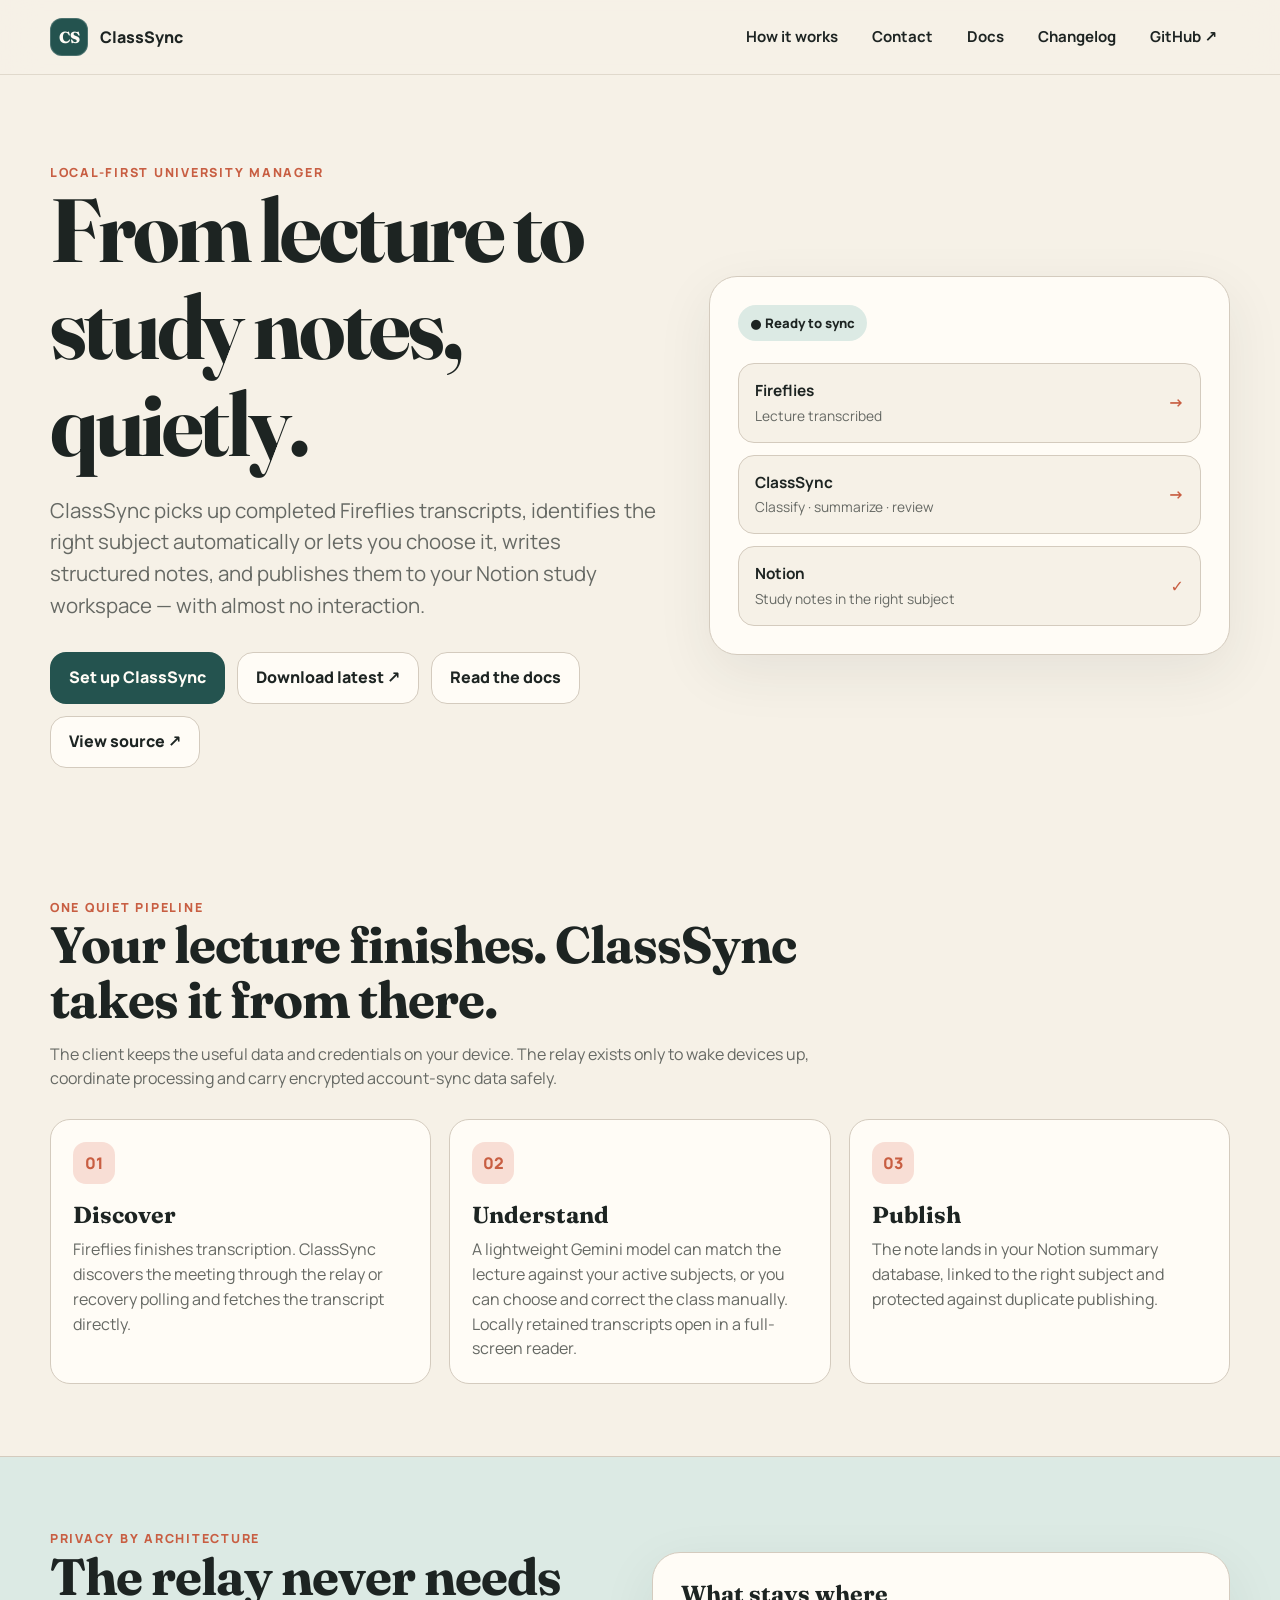
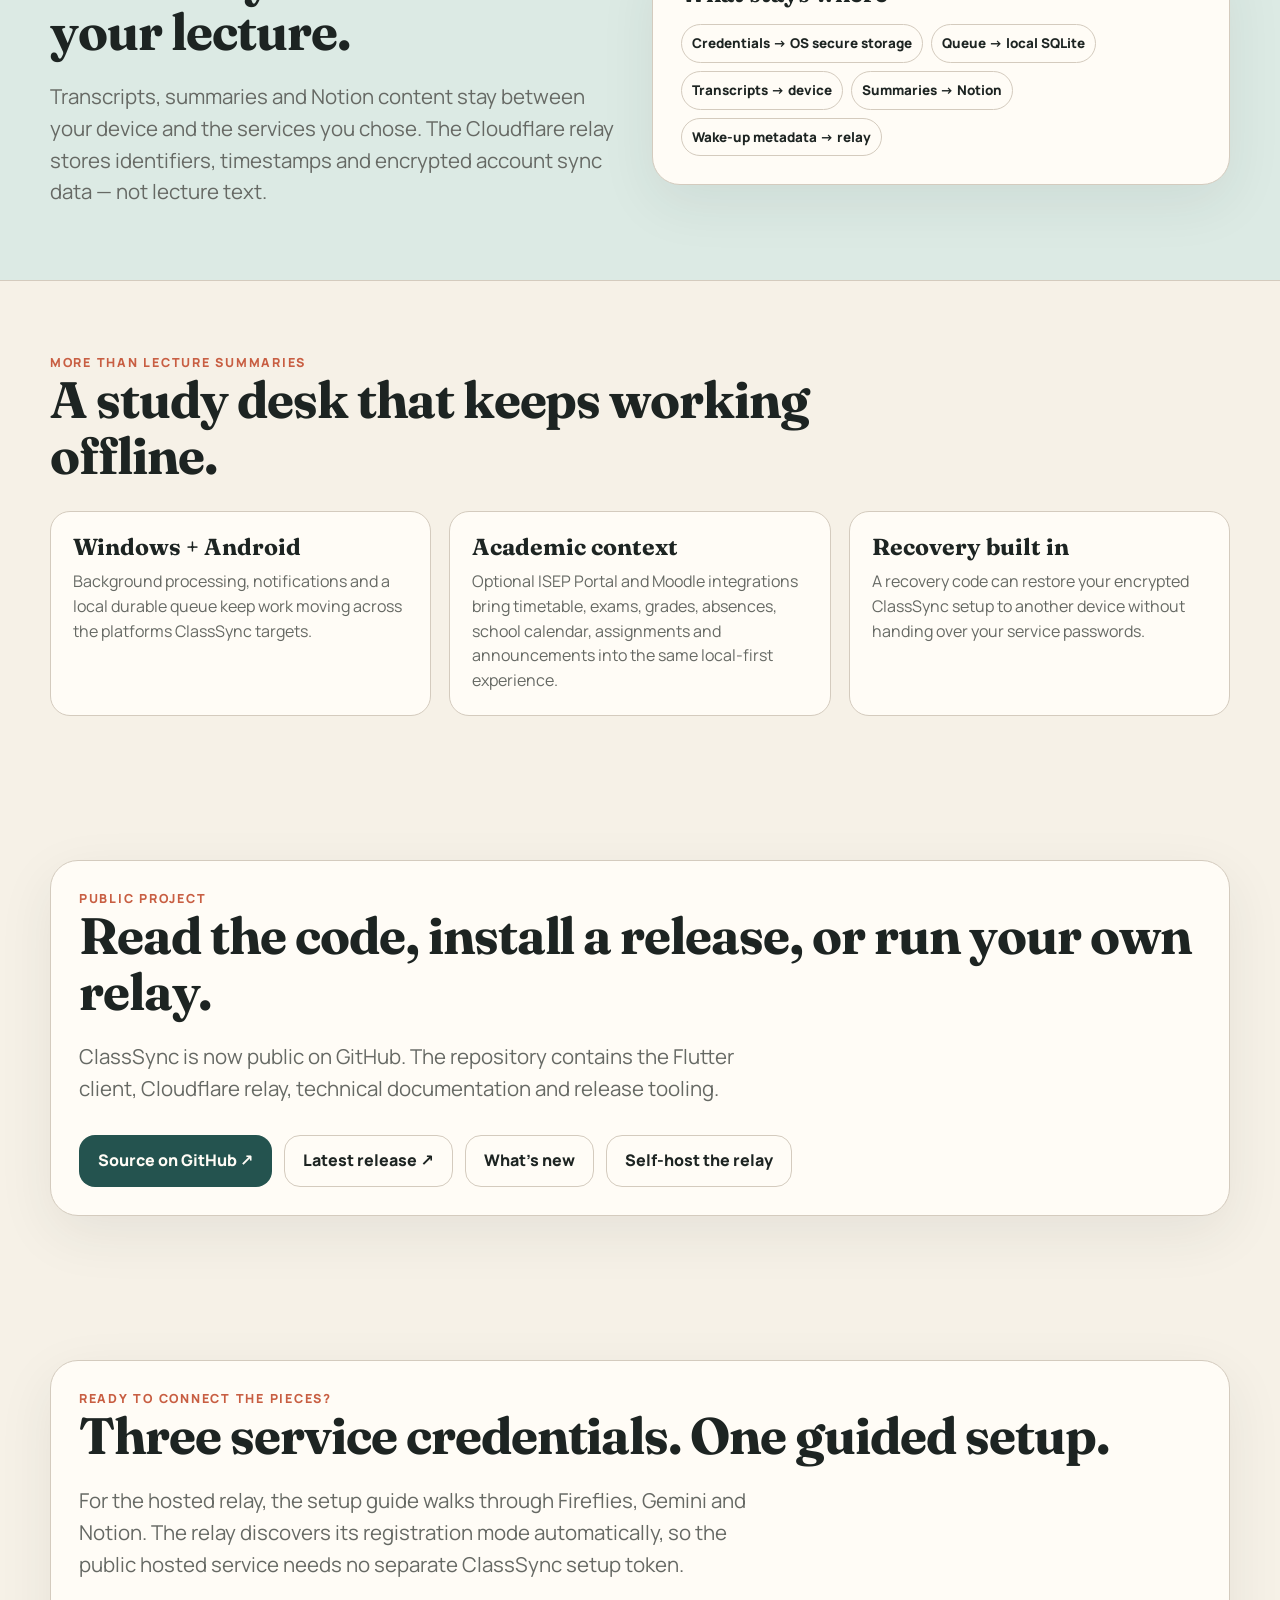
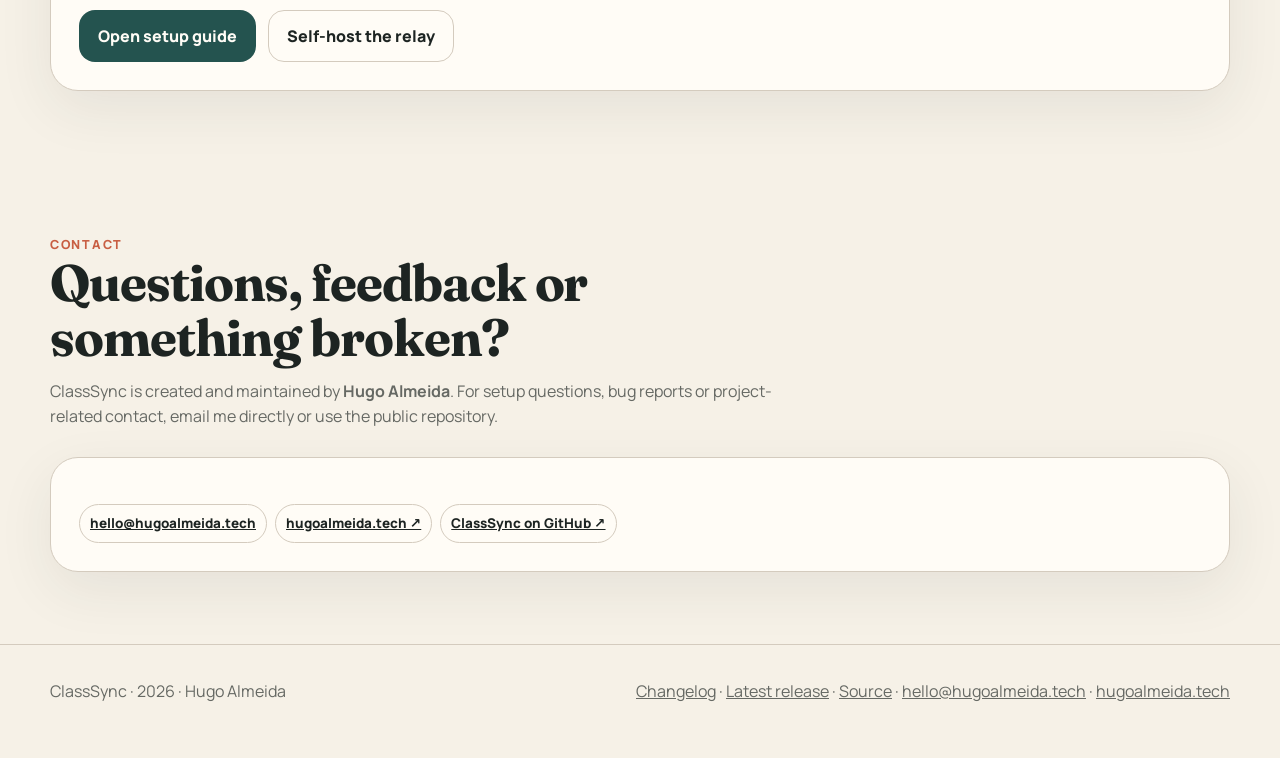
<file: index.html>
<!doctype html>
<html lang="en">
<head>
  <meta charset="utf-8">
  <meta name="viewport" content="width=device-width, initial-scale=1">
  <meta name="description" content="ClassSync is a local-first Flutter university manager and lecture pipeline for Windows and Android, with public source code, Fireflies, Gemini, Notion, ISEP Portal and Moodle integrations.">
  <title>ClassSync — From lecture to study notes, quietly.</title>
  <link rel="preconnect" href="https://fonts.googleapis.com">
  <link rel="preconnect" href="https://fonts.gstatic.com" crossorigin>
  <link href="https://fonts.googleapis.com/css2?family=Fraunces:opsz,wght@9..144,700;9..144,800&family=Manrope:wght@400;600;700;800&display=swap" rel="stylesheet">
  <link rel="stylesheet" href="./assets/styles.css">
</head>
<body>
  <header class="site-header">
    <div class="site-shell nav">
      <a class="brand" href="./"><span class="brand-mark">CS</span><span>ClassSync</span></a>
      <nav class="nav-links" aria-label="Primary navigation">
        <a href="#how">How it works</a>
        <a href="#contact">Contact</a>
        <a class="keep-mobile" href="./docs/">Docs</a>
        <a class="keep-mobile" href="./changelog/">Changelog</a>
        <a class="keep-mobile" href="https://github.com/hugo2006alm/classsync" target="_blank" rel="noreferrer">GitHub ↗</a>
      </nav>
    </div>
  </header>

  <main>
    <section class="site-shell hero">
      <div>
        <div class="eyebrow">Local-first university manager</div>
        <h1>From lecture to study notes, quietly.</h1>
        <p class="lede">ClassSync picks up completed Fireflies transcripts, identifies the right subject automatically or lets you choose it, writes structured notes, and publishes them to your Notion study workspace — with almost no interaction.</p>
        <div class="hero-actions">
          <a class="button primary" href="./docs/setup/">Set up ClassSync</a>
          <a class="button secondary" href="https://github.com/hugo2006alm/classsync/releases/latest" target="_blank" rel="noreferrer">Download latest ↗</a>
          <a class="button secondary" href="./docs/">Read the docs</a>
          <a class="button secondary" href="https://github.com/hugo2006alm/classsync" target="_blank" rel="noreferrer">View source ↗</a>
        </div>
      </div>

      <aside class="app-card" aria-label="ClassSync pipeline preview">
        <span class="status">● Ready to sync</span>
        <div class="pipeline">
          <div class="pipeline-step"><div><strong>Fireflies</strong><br><span>Lecture transcribed</span></div><div class="pipeline-arrow">→</div></div>
          <div class="pipeline-step"><div><strong>ClassSync</strong><br><span>Classify · summarize · review</span></div><div class="pipeline-arrow">→</div></div>
          <div class="pipeline-step"><div><strong>Notion</strong><br><span>Study notes in the right subject</span></div><div class="pipeline-arrow">✓</div></div>
        </div>
      </aside>
    </section>

    <section id="how" class="site-shell section">
      <div class="section-heading">
        <div class="eyebrow">One quiet pipeline</div>
        <h2>Your lecture finishes. ClassSync takes it from there.</h2>
        <p>The client keeps the useful data and credentials on your device. The relay exists only to wake devices up, coordinate processing and carry encrypted account-sync data safely.</p>
      </div>
      <div class="grid-3">
        <article class="feature-card"><div class="icon-chip">01</div><h3>Discover</h3><p>Fireflies finishes transcription. ClassSync discovers the meeting through the relay or recovery polling and fetches the transcript directly.</p></article>
        <article class="feature-card"><div class="icon-chip">02</div><h3>Understand</h3><p>A lightweight Gemini model can match the lecture against your active subjects, or you can choose and correct the class manually. Locally retained transcripts open in a full-screen reader.</p></article>
        <article class="feature-card"><div class="icon-chip">03</div><h3>Publish</h3><p>The note lands in your Notion summary database, linked to the right subject and protected against duplicate publishing.</p></article>
      </div>
    </section>

    <div class="band">
      <section class="site-shell section">
        <div>
          <div class="eyebrow">Privacy by architecture</div>
          <h2>The relay never needs your lecture.</h2>
          <p class="lede">Transcripts, summaries and Notion content stay between your device and the services you chose. The Cloudflare relay stores identifiers, timestamps and encrypted account sync data — not lecture text.</p>
        </div>
        <div class="app-card">
          <h3>What stays where</h3>
          <div class="tag-row">
            <span class="tag">Credentials → OS secure storage</span>
            <span class="tag">Queue → local SQLite</span>
            <span class="tag">Transcripts → device</span>
            <span class="tag">Summaries → Notion</span>
            <span class="tag">Wake-up metadata → relay</span>
          </div>
        </div>
      </section>
    </div>

    <section class="site-shell section">
      <div class="section-heading">
        <div class="eyebrow">More than lecture summaries</div>
        <h2>A study desk that keeps working offline.</h2>
      </div>
      <div class="grid-3">
        <article class="feature-card"><h3>Windows + Android</h3><p>Background processing, notifications and a local durable queue keep work moving across the platforms ClassSync targets.</p></article>
        <article class="feature-card"><h3>Academic context</h3><p>Optional ISEP Portal and Moodle integrations bring timetable, exams, grades, absences, school calendar, assignments and announcements into the same local-first experience.</p></article>
        <article class="feature-card"><h3>Recovery built in</h3><p>A recovery code can restore your encrypted ClassSync setup to another device without handing over your service passwords.</p></article>
      </div>
    </section>

    <section class="site-shell section">
      <div class="app-card">
        <div class="eyebrow">Public project</div>
        <h2>Read the code, install a release, or run your own relay.</h2>
        <p class="lede">ClassSync is now public on GitHub. The repository contains the Flutter client, Cloudflare relay, technical documentation and release tooling.</p>
        <div class="hero-actions">
          <a class="button primary" href="https://github.com/hugo2006alm/classsync" target="_blank" rel="noreferrer">Source on GitHub ↗</a>
          <a class="button secondary" href="https://github.com/hugo2006alm/classsync/releases/latest" target="_blank" rel="noreferrer">Latest release ↗</a>
          <a class="button secondary" href="./changelog/">What's new</a>
          <a class="button secondary" href="./docs/self-host/">Self-host the relay</a>
        </div>
      </div>
    </section>

    <section class="site-shell section">
      <div class="app-card">
        <div class="eyebrow">Ready to connect the pieces?</div>
        <h2>Three service credentials. One guided setup.</h2>
        <p class="lede">For the hosted relay, the setup guide walks through Fireflies, Gemini and Notion. The relay discovers its registration mode automatically, so the public hosted service needs no separate ClassSync setup token.</p>
        <div class="hero-actions"><a class="button primary" href="./docs/setup/">Open setup guide</a><a class="button secondary" href="./docs/self-host/">Self-host the relay</a></div>
      </div>
    </section>

    <section id="contact" class="site-shell section">
      <div class="section-heading">
        <div class="eyebrow">Contact</div>
        <h2>Questions, feedback or something broken?</h2>
        <p>ClassSync is created and maintained by <strong>Hugo Almeida</strong>. For setup questions, bug reports or project-related contact, email me directly or use the public repository.</p>
      </div>
      <div class="app-card">
        <div class="tag-row">
          <a class="tag" href="mailto:hello@hugoalmeida.tech">hello@hugoalmeida.tech</a>
          <a class="tag" href="https://hugoalmeida.tech" target="_blank" rel="noreferrer">hugoalmeida.tech ↗</a>
          <a class="tag" href="https://github.com/hugo2006alm/classsync" target="_blank" rel="noreferrer">ClassSync on GitHub ↗</a>
        </div>
      </div>
    </section>
  </main>

  <footer class="footer"><div class="site-shell footer-inner"><span>ClassSync · <span data-year></span> · Hugo Almeida</span><span><a href="./changelog/">Changelog</a> · <a href="https://github.com/hugo2006alm/classsync/releases/latest" target="_blank" rel="noreferrer">Latest release</a> · <a href="https://github.com/hugo2006alm/classsync" target="_blank" rel="noreferrer">Source</a> · <a href="mailto:hello@hugoalmeida.tech">hello@hugoalmeida.tech</a> · <a href="https://hugoalmeida.tech" target="_blank" rel="noreferrer">hugoalmeida.tech</a></span></div></footer>
  <script src="./assets/site.js"></script>
</body>
</html>
</file>
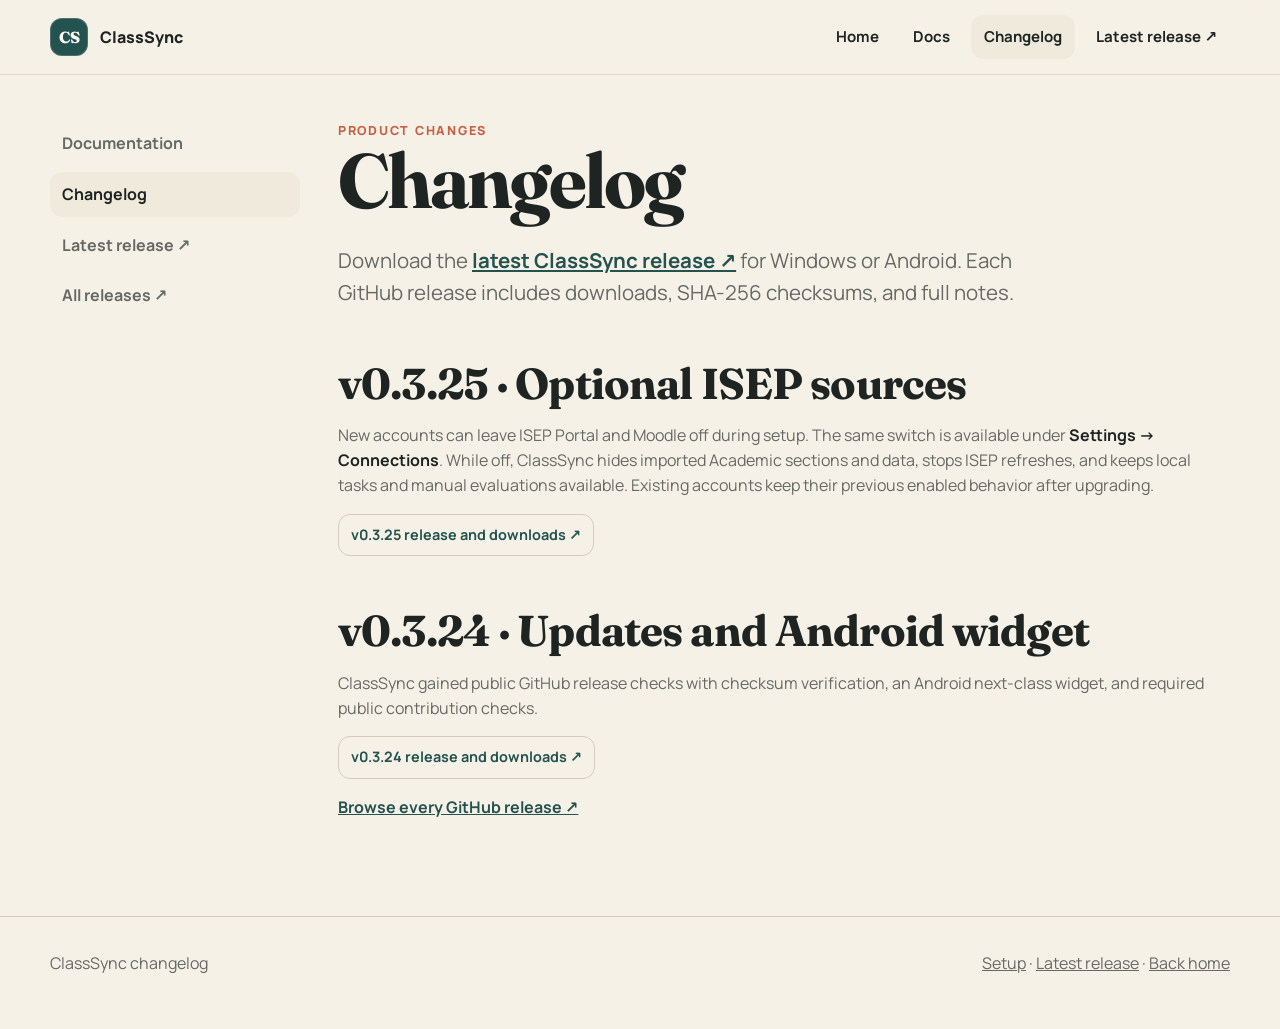
<file: changelog/index.html>
<!doctype html>
<html lang="en">
<head>
  <meta charset="utf-8"><meta name="viewport" content="width=device-width, initial-scale=1">
  <meta name="description" content="ClassSync changelog and links to the latest Windows and Android releases.">
  <title>Changelog — ClassSync</title>
  <link rel="preconnect" href="https://fonts.googleapis.com"><link rel="preconnect" href="https://fonts.gstatic.com" crossorigin>
  <link href="https://fonts.googleapis.com/css2?family=Fraunces:opsz,wght@9..144,700;9..144,800&family=Manrope:wght@400;600;700;800&display=swap" rel="stylesheet">
  <link rel="stylesheet" href="../assets/styles.css">
</head>
<body>
<header class="site-header"><div class="site-shell nav"><a class="brand" href="../"><span class="brand-mark">CS</span><span>ClassSync</span></a><nav class="nav-links"><a href="../">Home</a><a href="../docs/">Docs</a><a aria-current="page" class="keep-mobile" href="./">Changelog</a><a class="keep-mobile" href="https://github.com/hugo2006alm/classsync/releases/latest" target="_blank" rel="noreferrer">Latest release ↗</a></nav></div></header>
<main class="site-shell docs-layout">
  <aside class="docs-nav" aria-label="Changelog navigation"><a href="../docs/">Documentation</a><a aria-current="page" href="./">Changelog</a><a href="https://github.com/hugo2006alm/classsync/releases/latest" target="_blank" rel="noreferrer">Latest release ↗</a><a href="https://github.com/hugo2006alm/classsync/releases" target="_blank" rel="noreferrer">All releases ↗</a></aside>
  <article class="docs-content">
    <div class="eyebrow">Product changes</div>
    <h1>Changelog</h1>
    <p class="lede">Download the <a href="https://github.com/hugo2006alm/classsync/releases/latest" target="_blank" rel="noreferrer">latest ClassSync release ↗</a> for Windows or Android. Each GitHub release includes downloads, SHA-256 checksums, and full notes.</p>
    <h2>v0.3.25 · Optional ISEP sources</h2>
    <p>New accounts can leave ISEP Portal and Moodle off during setup. The same switch is available under <strong>Settings → Connections</strong>. While off, ClassSync hides imported Academic sections and data, stops ISEP refreshes, and keeps local tasks and manual evaluations available. Existing accounts keep their previous enabled behavior after upgrading.</p>
    <div class="actions"><a class="text-link" href="https://github.com/hugo2006alm/classsync/releases/tag/v0.3.25" target="_blank" rel="noreferrer">v0.3.25 release and downloads ↗</a></div>
    <h2>v0.3.24 · Updates and Android widget</h2>
    <p>ClassSync gained public GitHub release checks with checksum verification, an Android next-class widget, and required public contribution checks.</p>
    <div class="actions"><a class="text-link" href="https://github.com/hugo2006alm/classsync/releases/tag/v0.3.24" target="_blank" rel="noreferrer">v0.3.24 release and downloads ↗</a></div>
    <p><a href="https://github.com/hugo2006alm/classsync/releases" target="_blank" rel="noreferrer">Browse every GitHub release ↗</a></p>
  </article>
</main>
<footer class="footer"><div class="site-shell footer-inner"><span>ClassSync changelog</span><span><a href="../docs/setup/">Setup</a> · <a href="https://github.com/hugo2006alm/classsync/releases/latest" target="_blank" rel="noreferrer">Latest release</a> · <a href="../">Back home</a></span></div></footer>
<script src="../assets/site.js"></script>
</body>
</html>
</file>
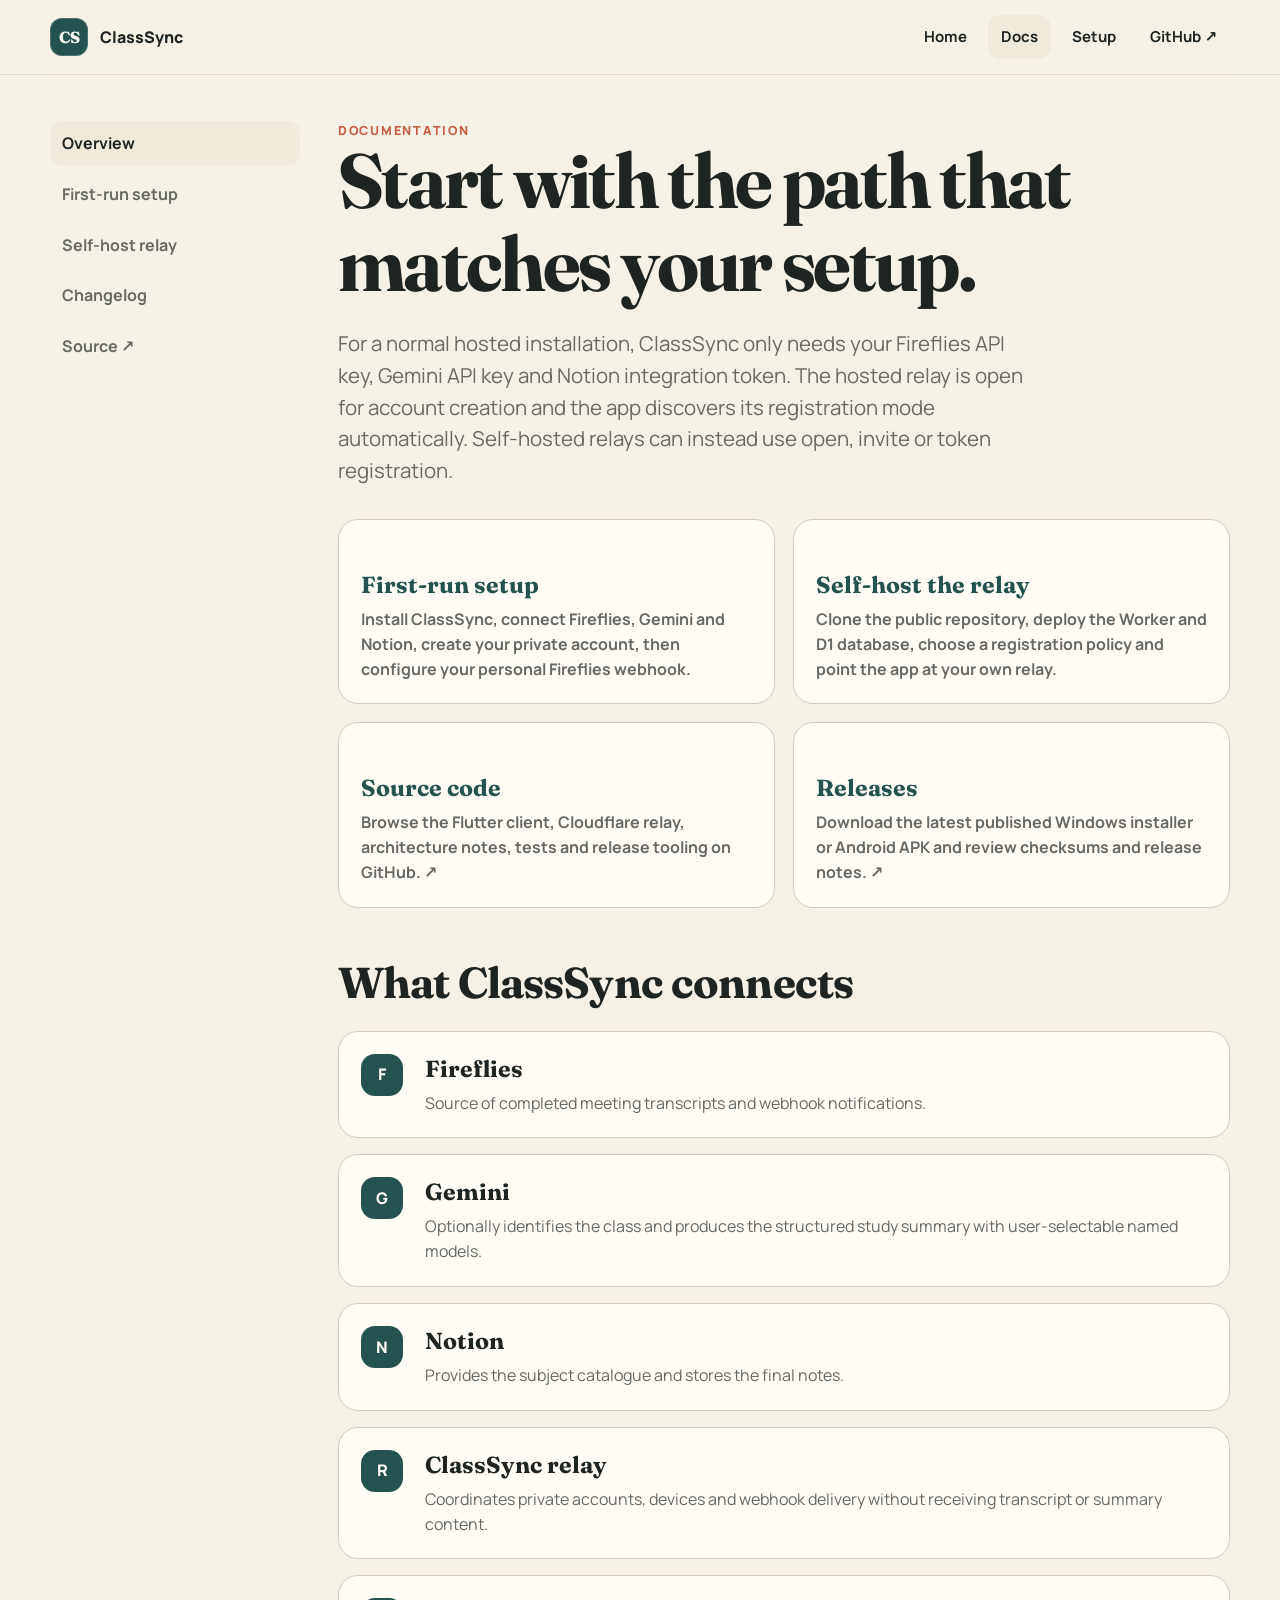
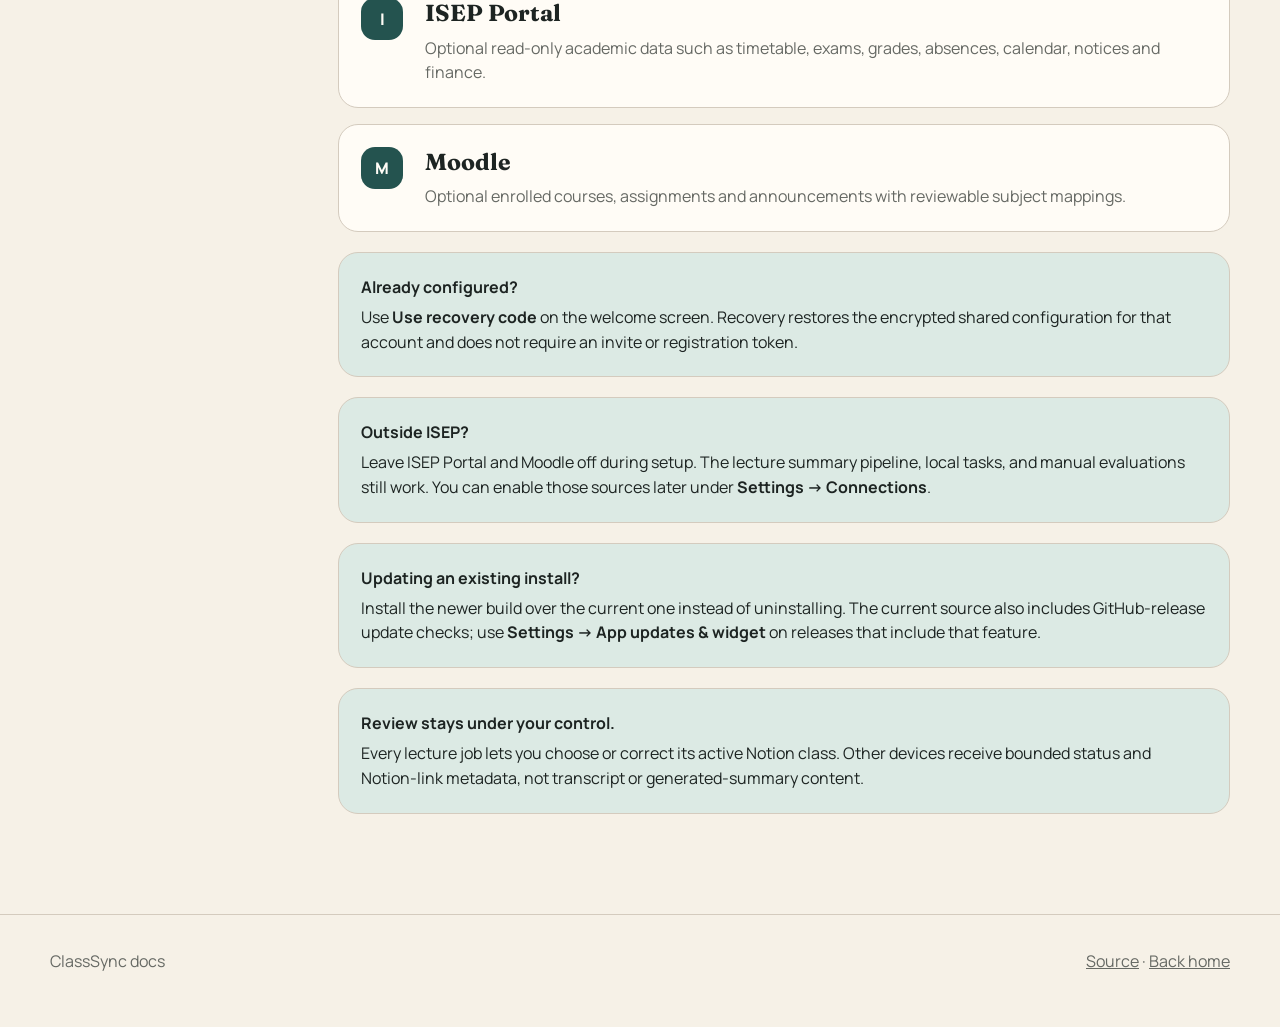
<file: docs/index.html>
<!doctype html>
<html lang="en">
<head>
  <meta charset="utf-8">
  <meta name="viewport" content="width=device-width, initial-scale=1">
  <meta name="description" content="ClassSync documentation: installation, first-run setup, recovery, public source code and relay self-hosting.">
  <title>Docs — ClassSync</title>
  <link rel="preconnect" href="https://fonts.googleapis.com"><link rel="preconnect" href="https://fonts.gstatic.com" crossorigin>
  <link href="https://fonts.googleapis.com/css2?family=Fraunces:opsz,wght@9..144,700;9..144,800&family=Manrope:wght@400;600;700;800&display=swap" rel="stylesheet">
  <link rel="stylesheet" href="../assets/styles.css">
</head>
<body>
<header class="site-header"><div class="site-shell nav"><a class="brand" href="../"><span class="brand-mark">CS</span><span>ClassSync</span></a><nav class="nav-links"><a href="../">Home</a><a aria-current="page" class="keep-mobile" href="./">Docs</a><a class="keep-mobile" href="./setup/">Setup</a><a class="keep-mobile" href="https://github.com/hugo2006alm/classsync" target="_blank" rel="noreferrer">GitHub ↗</a></nav></div></header>
<main class="site-shell docs-layout">
  <aside class="docs-nav" aria-label="Documentation"><a aria-current="page" href="./">Overview</a><a href="./setup/">First-run setup</a><a href="./self-host/">Self-host relay</a><a href="../changelog/">Changelog</a><a href="https://github.com/hugo2006alm/classsync" target="_blank" rel="noreferrer">Source ↗</a></aside>
  <article class="docs-content">
    <div class="eyebrow">Documentation</div>
    <h1>Start with the path that matches your setup.</h1>
    <p class="lede">For a normal hosted installation, ClassSync only needs your Fireflies API key, Gemini API key and Notion integration token. The hosted relay is open for account creation and the app discovers its registration mode automatically. Self-hosted relays can instead use open, invite or token registration.</p>
    <div class="grid-2" style="margin-top:32px">
      <a class="doc-card" href="./setup/" style="text-decoration:none"><h3>First-run setup</h3><p>Install ClassSync, connect Fireflies, Gemini and Notion, create your private account, then configure your personal Fireflies webhook.</p></a>
      <a class="doc-card" href="./self-host/" style="text-decoration:none"><h3>Self-host the relay</h3><p>Clone the public repository, deploy the Worker and D1 database, choose a registration policy and point the app at your own relay.</p></a>
      <a class="doc-card" href="https://github.com/hugo2006alm/classsync" target="_blank" rel="noreferrer" style="text-decoration:none"><h3>Source code</h3><p>Browse the Flutter client, Cloudflare relay, architecture notes, tests and release tooling on GitHub. ↗</p></a>
      <a class="doc-card" href="https://github.com/hugo2006alm/classsync/releases/latest" target="_blank" rel="noreferrer" style="text-decoration:none"><h3>Releases</h3><p>Download the latest published Windows installer or Android APK and review checksums and release notes. ↗</p></a>
    </div>

    <h2>What ClassSync connects</h2>
    <div class="credential-grid">
      <div class="step-card"><div class="step-number">F</div><div><h3>Fireflies</h3><p>Source of completed meeting transcripts and webhook notifications.</p></div></div>
      <div class="step-card"><div class="step-number">G</div><div><h3>Gemini</h3><p>Optionally identifies the class and produces the structured study summary with user-selectable named models.</p></div></div>
      <div class="step-card"><div class="step-number">N</div><div><h3>Notion</h3><p>Provides the subject catalogue and stores the final notes.</p></div></div>
      <div class="step-card"><div class="step-number">R</div><div><h3>ClassSync relay</h3><p>Coordinates private accounts, devices and webhook delivery without receiving transcript or summary content.</p></div></div>
      <div class="step-card"><div class="step-number">I</div><div><h3>ISEP Portal</h3><p>Optional read-only academic data such as timetable, exams, grades, absences, calendar, notices and finance.</p></div></div>
      <div class="step-card"><div class="step-number">M</div><div><h3>Moodle</h3><p>Optional enrolled courses, assignments and announcements with reviewable subject mappings.</p></div></div>
    </div>

    <div class="callout"><strong>Already configured?</strong> Use <b>Use recovery code</b> on the welcome screen. Recovery restores the encrypted shared configuration for that account and does not require an invite or registration token.</div>
    <div class="callout"><strong>Outside ISEP?</strong> Leave ISEP Portal and Moodle off during setup. The lecture summary pipeline, local tasks, and manual evaluations still work. You can enable those sources later under <b>Settings → Connections</b>.</div>
    <div class="callout"><strong>Updating an existing install?</strong> Install the newer build over the current one instead of uninstalling. The current source also includes GitHub-release update checks; use <b>Settings → App updates &amp; widget</b> on releases that include that feature.</div>
    <div class="callout"><strong>Review stays under your control.</strong> Every lecture job lets you choose or correct its active Notion class. Other devices receive bounded status and Notion-link metadata, not transcript or generated-summary content.</div>
  </article>
</main>
<footer class="footer"><div class="site-shell footer-inner"><span>ClassSync docs</span><span><a href="https://github.com/hugo2006alm/classsync" target="_blank" rel="noreferrer">Source</a> · <a href="../">Back home</a></span></div></footer>
<script src="../assets/site.js"></script>
</body>
</html>
</file>
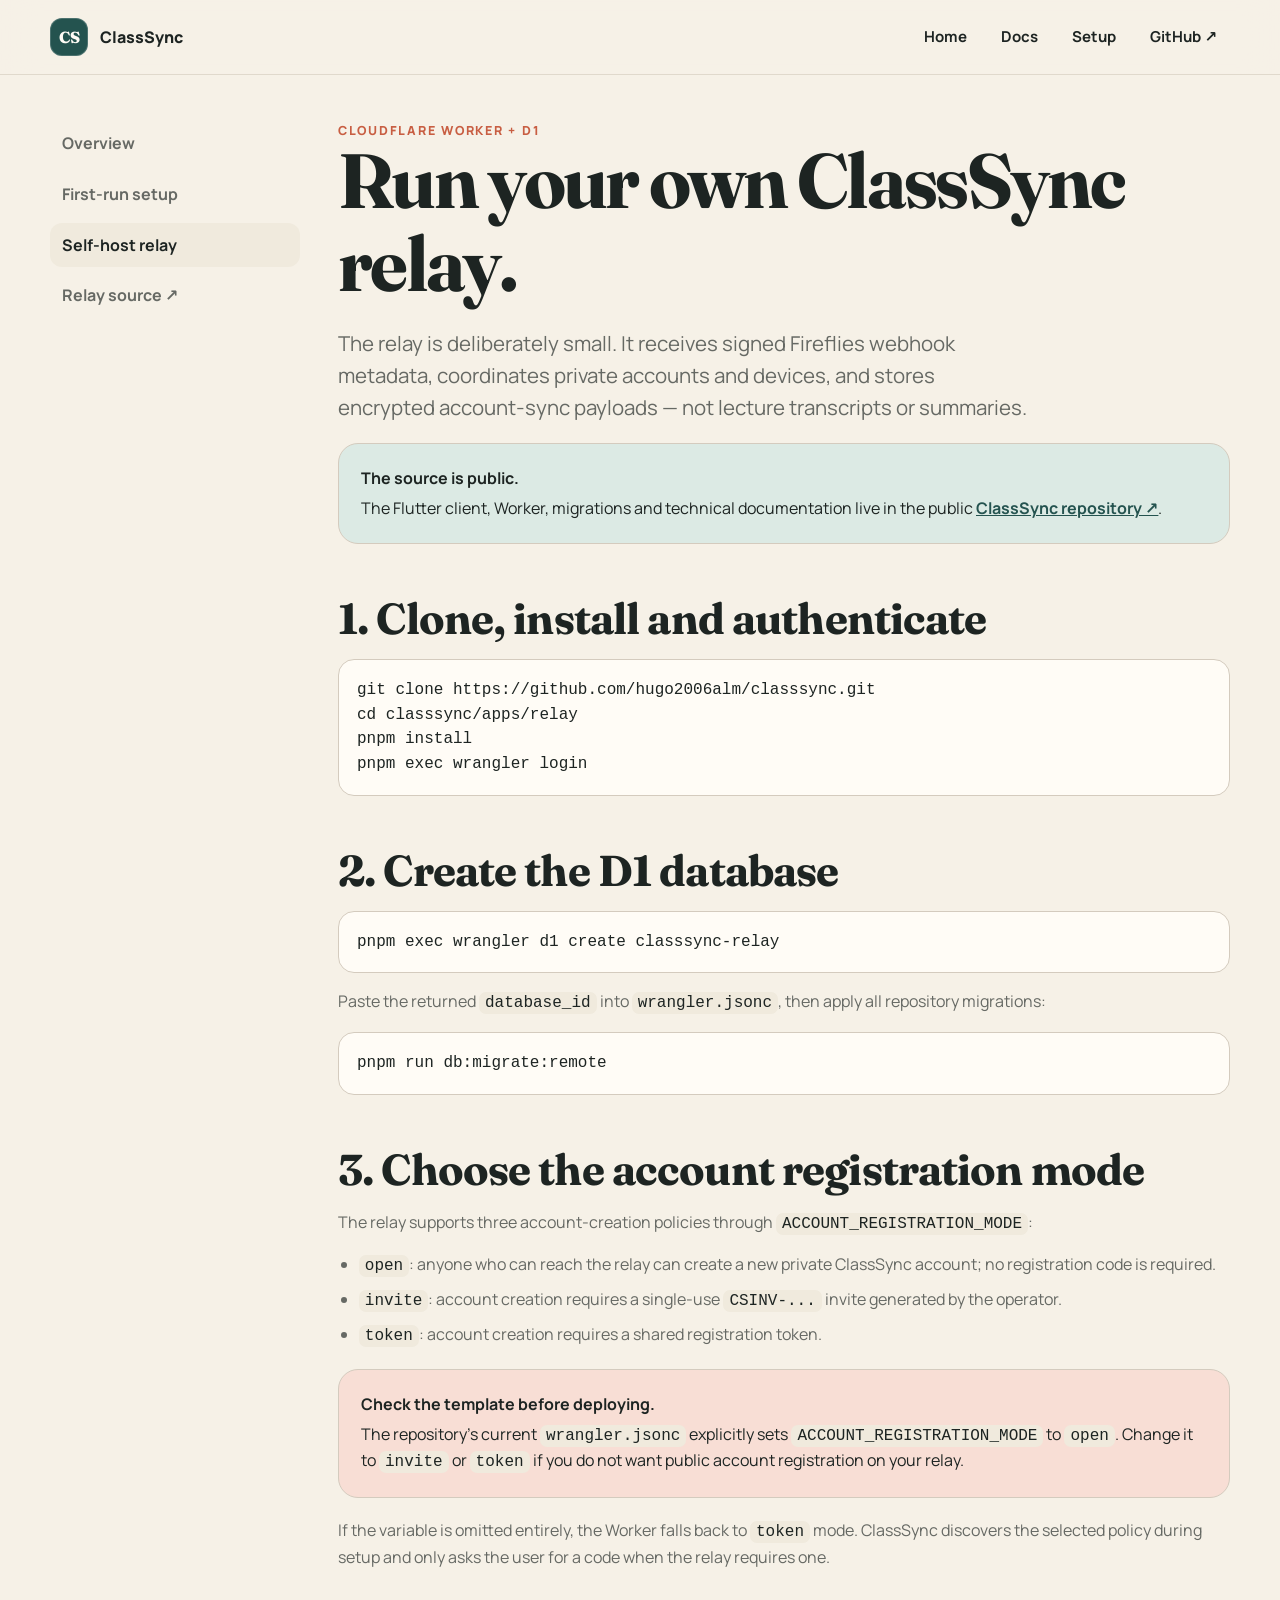
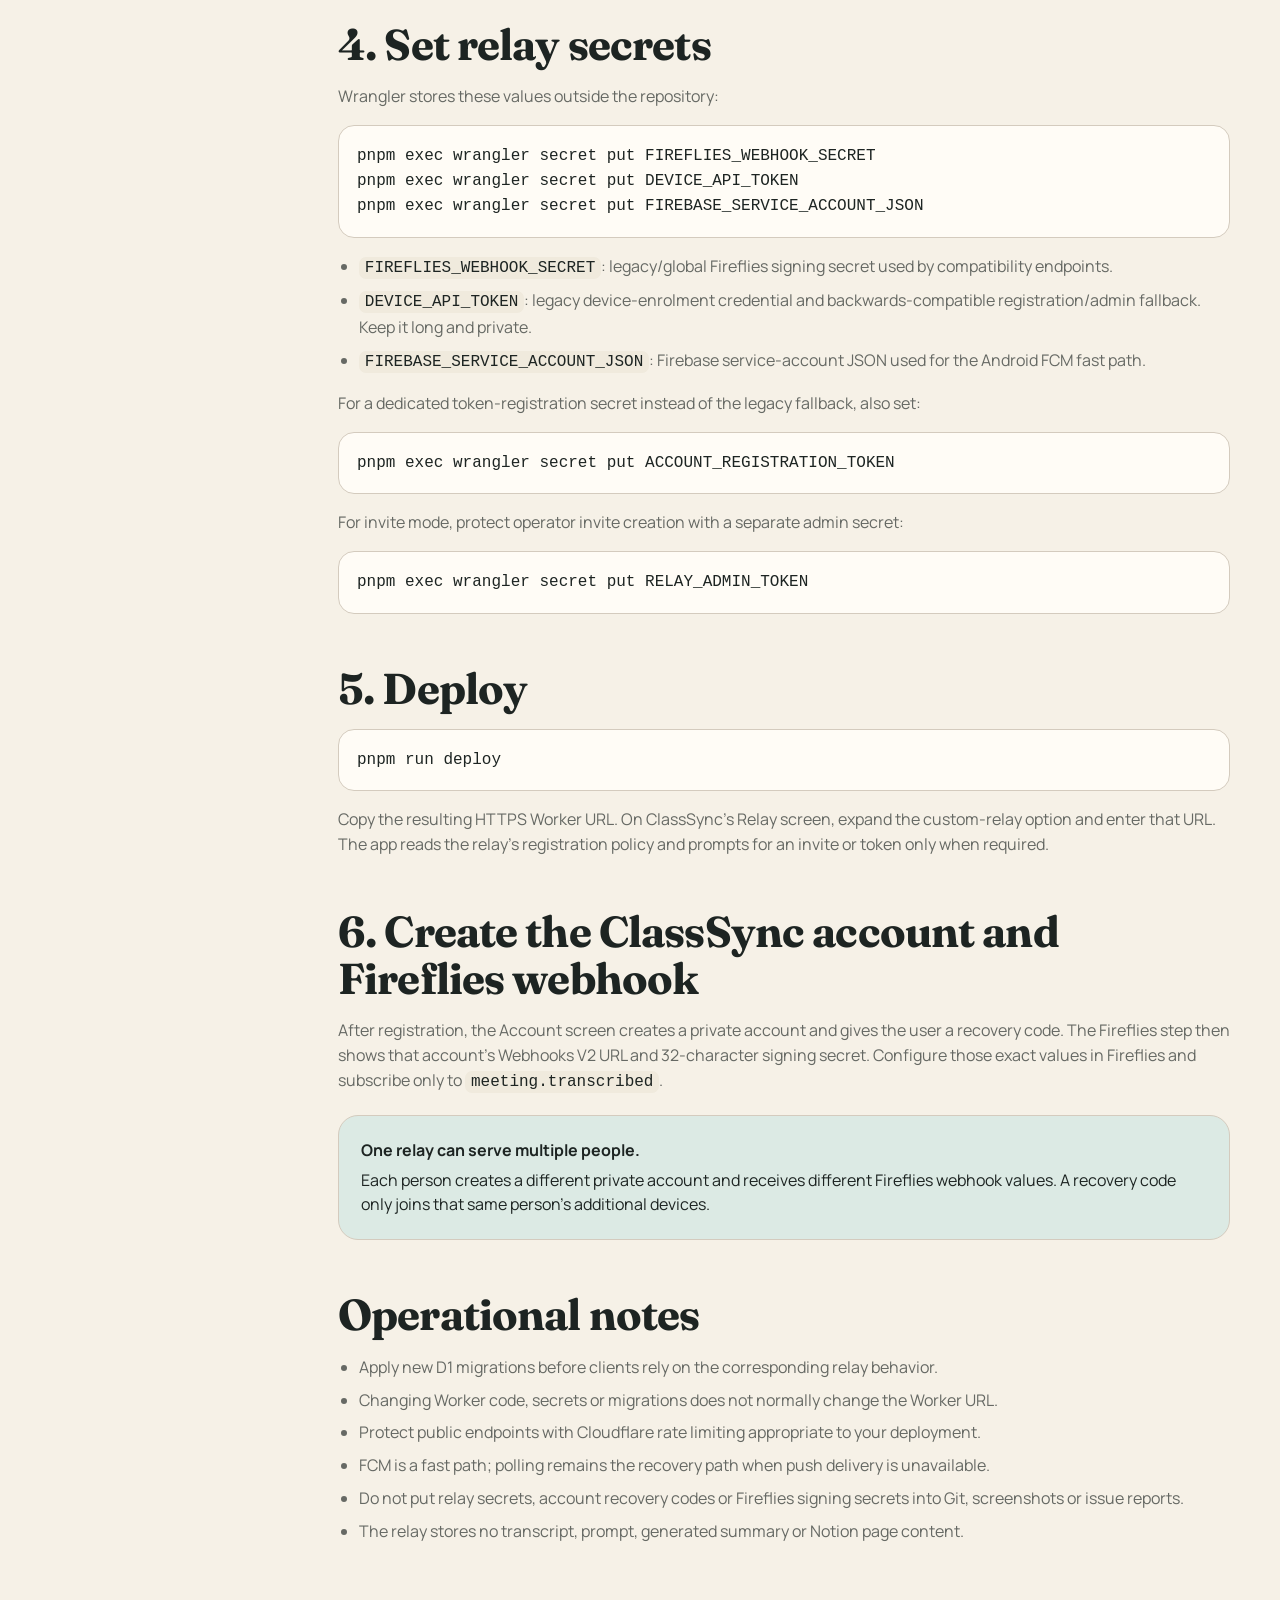
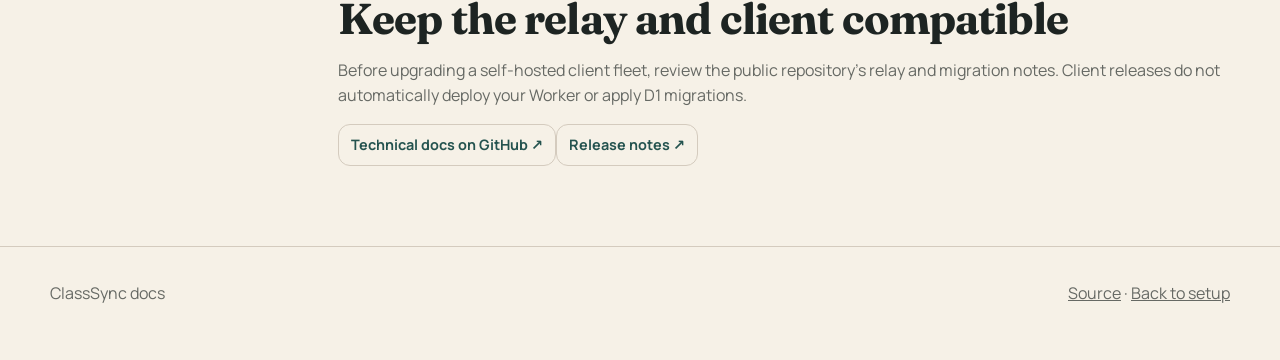
<file: docs/self-host/index.html>
<!doctype html>
<html lang="en">
<head>
  <meta charset="utf-8"><meta name="viewport" content="width=device-width, initial-scale=1">
  <meta name="description" content="Self-host the public ClassSync Cloudflare Worker + D1 relay and choose an account registration policy.">
  <title>Self-host relay — ClassSync</title>
  <link rel="preconnect" href="https://fonts.googleapis.com"><link rel="preconnect" href="https://fonts.gstatic.com" crossorigin>
  <link href="https://fonts.googleapis.com/css2?family=Fraunces:opsz,wght@9..144,700;9..144,800&family=Manrope:wght@400;600;700;800&display=swap" rel="stylesheet">
  <link rel="stylesheet" href="../../assets/styles.css">
</head>
<body>
<header class="site-header"><div class="site-shell nav"><a class="brand" href="../../"><span class="brand-mark">CS</span><span>ClassSync</span></a><nav class="nav-links"><a href="../../">Home</a><a href="../">Docs</a><a class="keep-mobile" href="../setup/">Setup</a><a class="keep-mobile" href="https://github.com/hugo2006alm/classsync" target="_blank" rel="noreferrer">GitHub ↗</a></nav></div></header>
<main class="site-shell docs-layout">
  <aside class="docs-nav" aria-label="Documentation"><a href="../">Overview</a><a href="../setup/">First-run setup</a><a aria-current="page" href="./">Self-host relay</a><a href="https://github.com/hugo2006alm/classsync/tree/main/apps/relay" target="_blank" rel="noreferrer">Relay source ↗</a></aside>
  <article class="docs-content">
    <div class="eyebrow">Cloudflare Worker + D1</div>
    <h1>Run your own ClassSync relay.</h1>
    <p class="lede">The relay is deliberately small. It receives signed Fireflies webhook metadata, coordinates private accounts and devices, and stores encrypted account-sync payloads — not lecture transcripts or summaries.</p>
    <div class="callout"><strong>The source is public.</strong> The Flutter client, Worker, migrations and technical documentation live in the public <a href="https://github.com/hugo2006alm/classsync" target="_blank" rel="noreferrer">ClassSync repository ↗</a>.</div>

    <h2>1. Clone, install and authenticate</h2>
    <pre><code>git clone https://github.com/hugo2006alm/classsync.git
cd classsync/apps/relay
pnpm install
pnpm exec wrangler login</code></pre>

    <h2>2. Create the D1 database</h2>
    <pre><code>pnpm exec wrangler d1 create classsync-relay</code></pre>
    <p>Paste the returned <code>database_id</code> into <code>wrangler.jsonc</code>, then apply all repository migrations:</p>
    <pre><code>pnpm run db:migrate:remote</code></pre>

    <h2>3. Choose the account registration mode</h2>
    <p>The relay supports three account-creation policies through <code>ACCOUNT_REGISTRATION_MODE</code>:</p>
    <ul>
      <li><code>open</code>: anyone who can reach the relay can create a new private ClassSync account; no registration code is required.</li>
      <li><code>invite</code>: account creation requires a single-use <code>CSINV-...</code> invite generated by the operator.</li>
      <li><code>token</code>: account creation requires a shared registration token.</li>
    </ul>
    <div class="callout warning"><strong>Check the template before deploying.</strong> The repository's current <code>wrangler.jsonc</code> explicitly sets <code>ACCOUNT_REGISTRATION_MODE</code> to <code>open</code>. Change it to <code>invite</code> or <code>token</code> if you do not want public account registration on your relay.</div>
    <p>If the variable is omitted entirely, the Worker falls back to <code>token</code> mode. ClassSync discovers the selected policy during setup and only asks the user for a code when the relay requires one.</p>

    <h2>4. Set relay secrets</h2>
    <p>Wrangler stores these values outside the repository:</p>
    <pre><code>pnpm exec wrangler secret put FIREFLIES_WEBHOOK_SECRET
pnpm exec wrangler secret put DEVICE_API_TOKEN
pnpm exec wrangler secret put FIREBASE_SERVICE_ACCOUNT_JSON</code></pre>
    <ul>
      <li><code>FIREFLIES_WEBHOOK_SECRET</code>: legacy/global Fireflies signing secret used by compatibility endpoints.</li>
      <li><code>DEVICE_API_TOKEN</code>: legacy device-enrolment credential and backwards-compatible registration/admin fallback. Keep it long and private.</li>
      <li><code>FIREBASE_SERVICE_ACCOUNT_JSON</code>: Firebase service-account JSON used for the Android FCM fast path.</li>
    </ul>
    <p>For a dedicated token-registration secret instead of the legacy fallback, also set:</p>
    <pre><code>pnpm exec wrangler secret put ACCOUNT_REGISTRATION_TOKEN</code></pre>
    <p>For invite mode, protect operator invite creation with a separate admin secret:</p>
    <pre><code>pnpm exec wrangler secret put RELAY_ADMIN_TOKEN</code></pre>

    <h2>5. Deploy</h2>
    <pre><code>pnpm run deploy</code></pre>
    <p>Copy the resulting HTTPS Worker URL. On ClassSync's Relay screen, expand the custom-relay option and enter that URL. The app reads the relay's registration policy and prompts for an invite or token only when required.</p>

    <h2>6. Create the ClassSync account and Fireflies webhook</h2>
    <p>After registration, the Account screen creates a private account and gives the user a recovery code. The Fireflies step then shows that account's Webhooks V2 URL and 32-character signing secret. Configure those exact values in Fireflies and subscribe only to <code>meeting.transcribed</code>.</p>
    <div class="callout"><strong>One relay can serve multiple people.</strong> Each person creates a different private account and receives different Fireflies webhook values. A recovery code only joins that same person's additional devices.</div>

    <h2>Operational notes</h2>
    <ul>
      <li>Apply new D1 migrations before clients rely on the corresponding relay behavior.</li>
      <li>Changing Worker code, secrets or migrations does not normally change the Worker URL.</li>
      <li>Protect public endpoints with Cloudflare rate limiting appropriate to your deployment.</li>
      <li>FCM is a fast path; polling remains the recovery path when push delivery is unavailable.</li>
      <li>Do not put relay secrets, account recovery codes or Fireflies signing secrets into Git, screenshots or issue reports.</li>
      <li>The relay stores no transcript, prompt, generated summary or Notion page content.</li>
    </ul>

    <h2>Keep the relay and client compatible</h2>
    <p>Before upgrading a self-hosted client fleet, review the public repository's relay and migration notes. Client releases do not automatically deploy your Worker or apply D1 migrations.</p>
    <div class="actions"><a class="text-link" href="https://github.com/hugo2006alm/classsync/tree/main/docs" target="_blank" rel="noreferrer">Technical docs on GitHub ↗</a><a class="text-link" href="https://github.com/hugo2006alm/classsync/releases" target="_blank" rel="noreferrer">Release notes ↗</a></div>
  </article>
</main>
<footer class="footer"><div class="site-shell footer-inner"><span>ClassSync docs</span><span><a href="https://github.com/hugo2006alm/classsync" target="_blank" rel="noreferrer">Source</a> · <a href="../setup/">Back to setup</a></span></div></footer>
<script src="../../assets/site.js"></script>
</body>
</html>
</file>
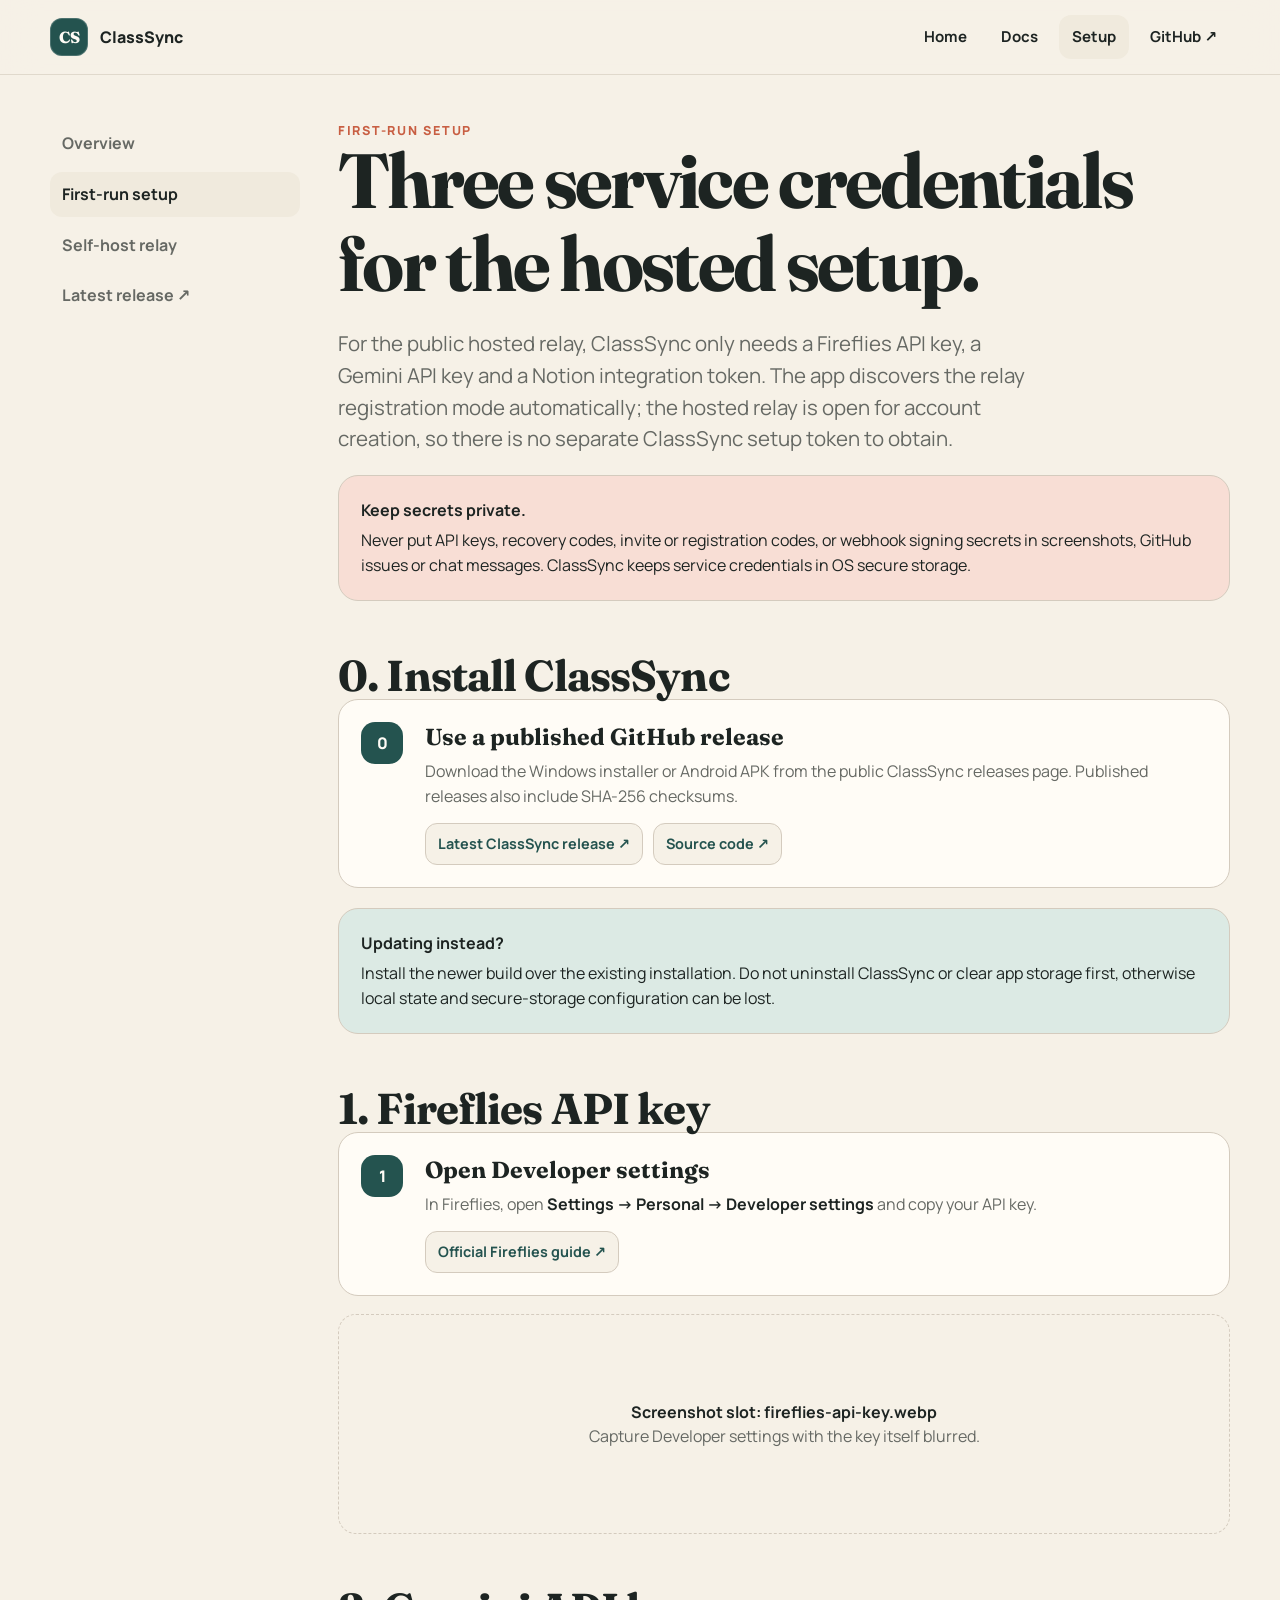
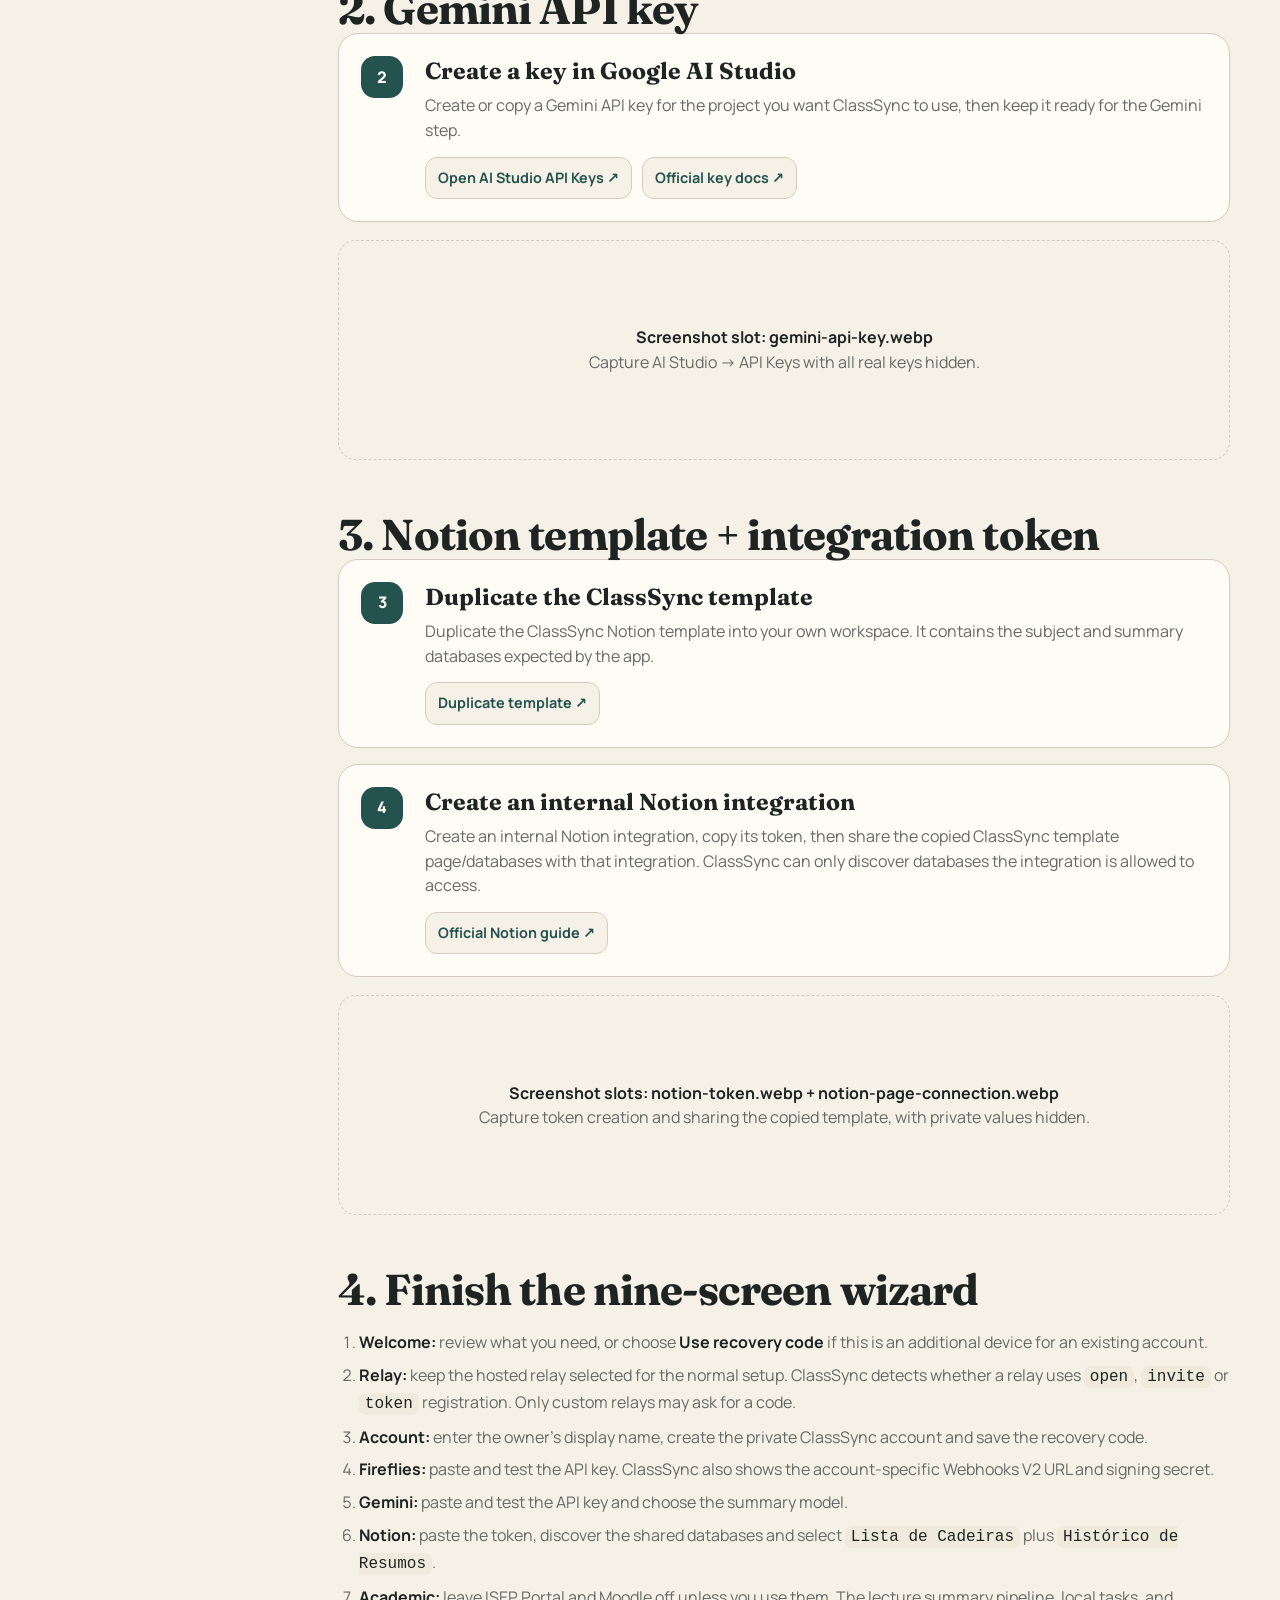
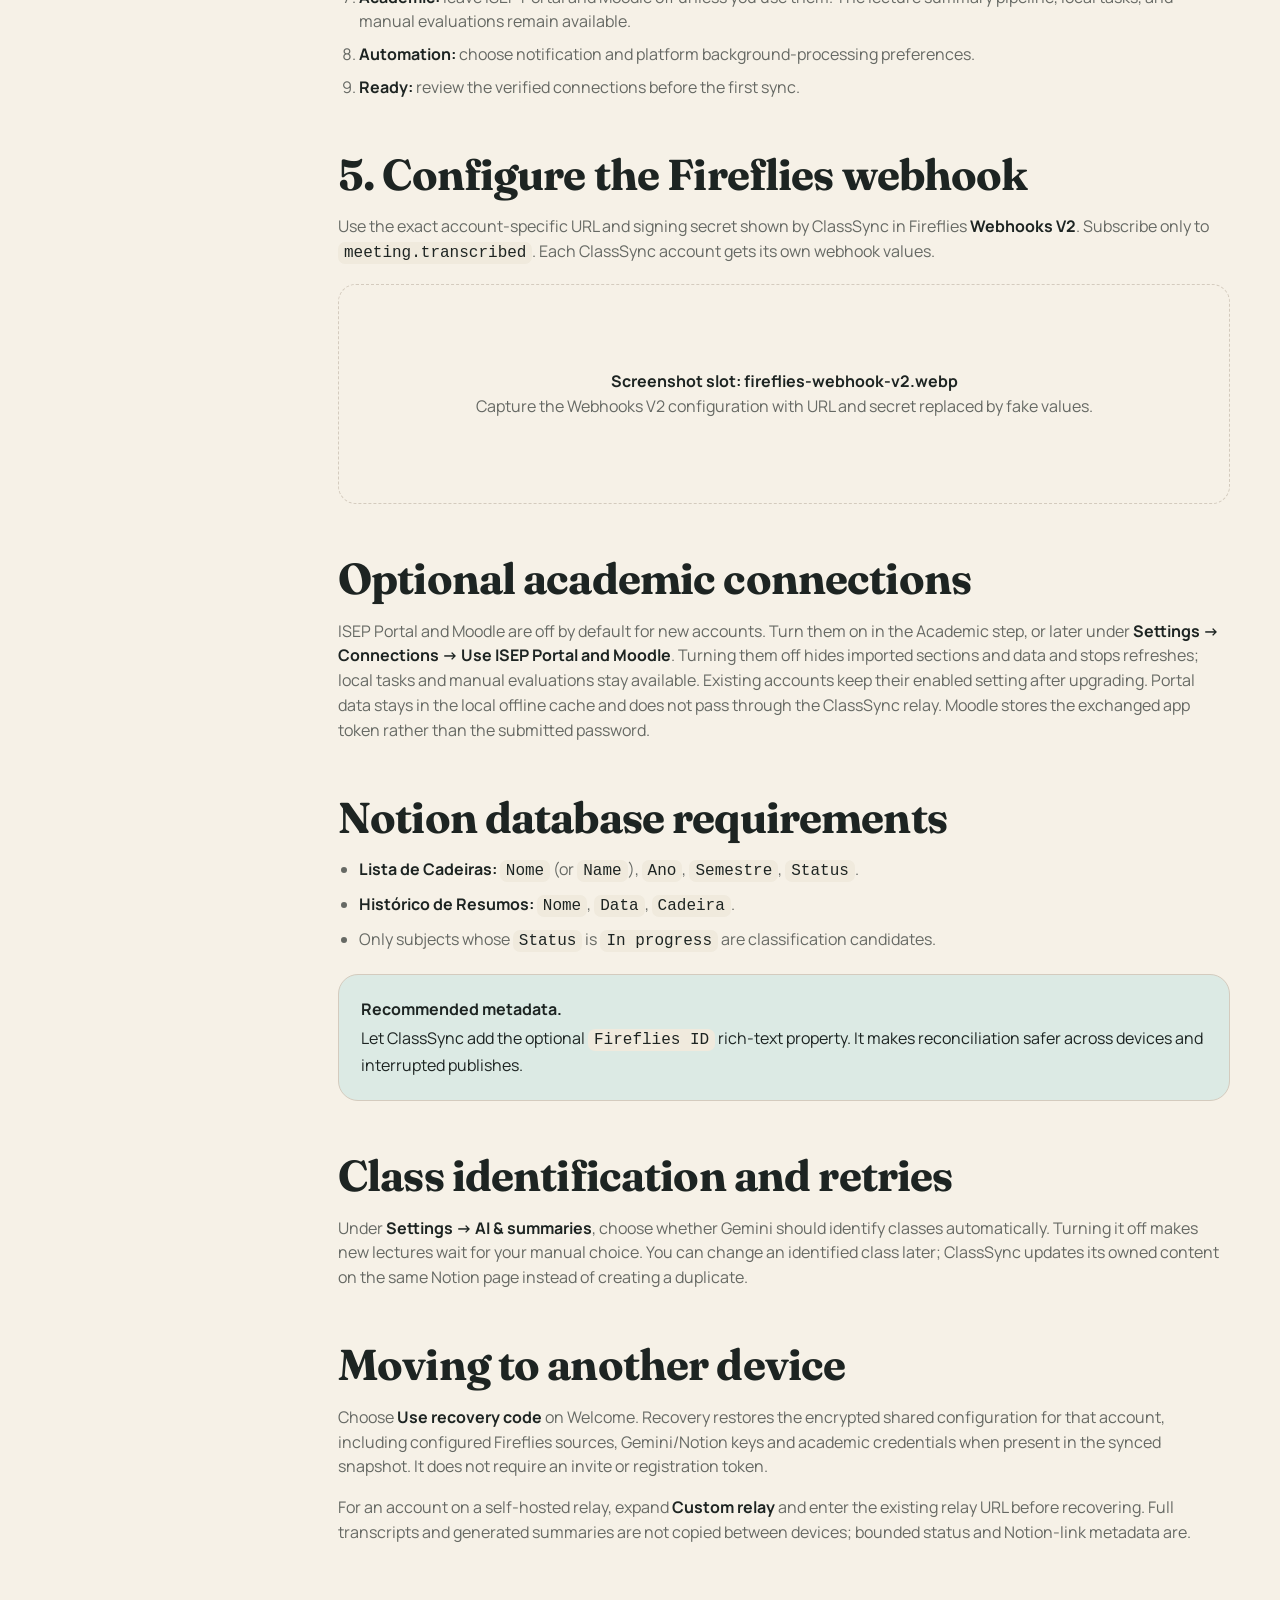
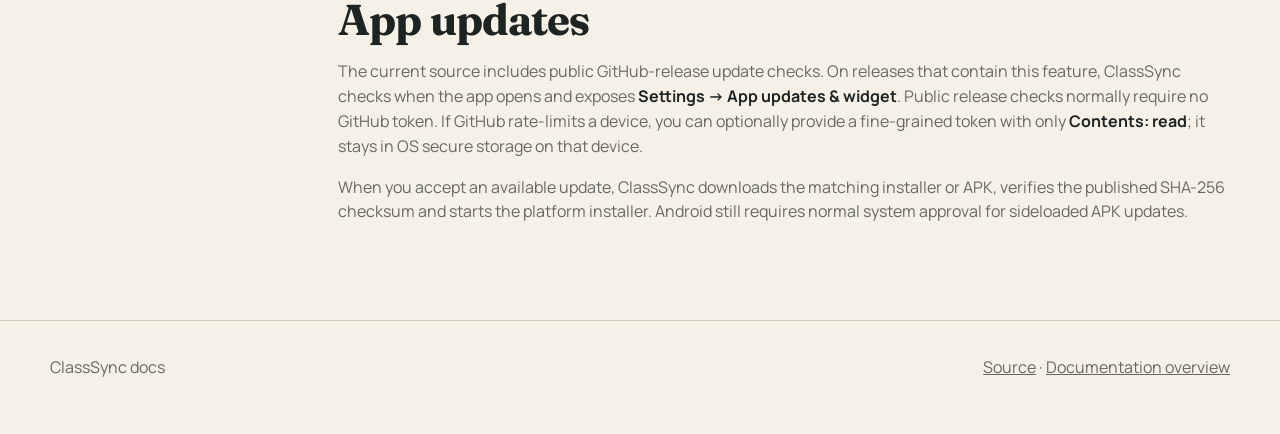
<file: docs/setup/index.html>
<!doctype html>
<html lang="en">
<head>
  <meta charset="utf-8"><meta name="viewport" content="width=device-width, initial-scale=1">
  <meta name="description" content="Step-by-step ClassSync setup: install a release, connect Fireflies, Gemini and Notion, create an account, configure the webhook and recover additional devices.">
  <title>First-run setup — ClassSync</title>
  <link rel="preconnect" href="https://fonts.googleapis.com"><link rel="preconnect" href="https://fonts.gstatic.com" crossorigin>
  <link href="https://fonts.googleapis.com/css2?family=Fraunces:opsz,wght@9..144,700;9..144,800&family=Manrope:wght@400;600;700;800&display=swap" rel="stylesheet">
  <link rel="stylesheet" href="../../assets/styles.css">
</head>
<body>
<header class="site-header"><div class="site-shell nav"><a class="brand" href="../../"><span class="brand-mark">CS</span><span>ClassSync</span></a><nav class="nav-links"><a href="../../">Home</a><a href="../">Docs</a><a aria-current="page" class="keep-mobile" href="./">Setup</a><a class="keep-mobile" href="https://github.com/hugo2006alm/classsync" target="_blank" rel="noreferrer">GitHub ↗</a></nav></div></header>
<main class="site-shell docs-layout">
  <aside class="docs-nav" aria-label="Documentation"><a href="../">Overview</a><a aria-current="page" href="./">First-run setup</a><a href="../self-host/">Self-host relay</a><a href="https://github.com/hugo2006alm/classsync/releases/latest" target="_blank" rel="noreferrer">Latest release ↗</a></aside>
  <article class="docs-content">
    <div class="eyebrow">First-run setup</div>
    <h1>Three service credentials for the hosted setup.</h1>
    <p class="lede">For the public hosted relay, ClassSync only needs a Fireflies API key, a Gemini API key and a Notion integration token. The app discovers the relay registration mode automatically; the hosted relay is open for account creation, so there is no separate ClassSync setup token to obtain.</p>

    <div class="callout warning"><strong>Keep secrets private.</strong> Never put API keys, recovery codes, invite or registration codes, or webhook signing secrets in screenshots, GitHub issues or chat messages. ClassSync keeps service credentials in OS secure storage.</div>

    <h2>0. Install ClassSync</h2>
    <div class="step-card"><div class="step-number">0</div><div><h3>Use a published GitHub release</h3><p>Download the Windows installer or Android APK from the public ClassSync releases page. Published releases also include SHA-256 checksums.</p><div class="actions"><a class="text-link" href="https://github.com/hugo2006alm/classsync/releases/latest" target="_blank" rel="noreferrer">Latest ClassSync release ↗</a><a class="text-link" href="https://github.com/hugo2006alm/classsync" target="_blank" rel="noreferrer">Source code ↗</a></div></div></div>
    <div class="callout"><strong>Updating instead?</strong> Install the newer build over the existing installation. Do not uninstall ClassSync or clear app storage first, otherwise local state and secure-storage configuration can be lost.</div>

    <h2>1. Fireflies API key</h2>
    <div class="step-card"><div class="step-number">1</div><div><h3>Open Developer settings</h3><p>In Fireflies, open <strong>Settings → Personal → Developer settings</strong> and copy your API key.</p><div class="actions"><a class="text-link" href="https://guide.fireflies.ai/articles/3737786777-learn-about-fireflies-api" target="_blank" rel="noreferrer">Official Fireflies guide ↗</a></div></div></div>
    <div class="screenshot-slot"><div><strong>Screenshot slot: fireflies-api-key.webp</strong>Capture Developer settings with the key itself blurred.</div></div>

    <h2>2. Gemini API key</h2>
    <div class="step-card"><div class="step-number">2</div><div><h3>Create a key in Google AI Studio</h3><p>Create or copy a Gemini API key for the project you want ClassSync to use, then keep it ready for the Gemini step.</p><div class="actions"><a class="text-link" href="https://aistudio.google.com/apikey" target="_blank" rel="noreferrer">Open AI Studio API Keys ↗</a><a class="text-link" href="https://ai.google.dev/gemini-api/docs/api-key" target="_blank" rel="noreferrer">Official key docs ↗</a></div></div></div>
    <div class="screenshot-slot"><div><strong>Screenshot slot: gemini-api-key.webp</strong>Capture AI Studio → API Keys with all real keys hidden.</div></div>

    <h2>3. Notion template + integration token</h2>
    <div class="step-card"><div class="step-number">3</div><div><h3>Duplicate the ClassSync template</h3><p>Duplicate the ClassSync Notion template into your own workspace. It contains the subject and summary databases expected by the app.</p><div class="actions"><a class="text-link" href="https://checker-dryer-7e3.notion.site/ClassSync-Template-3d387b0ef0908153a466c7aa2f8f7332" target="_blank" rel="noreferrer">Duplicate template ↗</a></div></div></div>
    <div class="step-card" style="margin-top:16px"><div class="step-number">4</div><div><h3>Create an internal Notion integration</h3><p>Create an internal Notion integration, copy its token, then share the copied ClassSync template page/databases with that integration. ClassSync can only discover databases the integration is allowed to access.</p><div class="actions"><a class="text-link" href="https://www.notion.com/help/create-integrations-with-the-notion-api" target="_blank" rel="noreferrer">Official Notion guide ↗</a></div></div></div>
    <div class="screenshot-slot"><div><strong>Screenshot slots: notion-token.webp + notion-page-connection.webp</strong>Capture token creation and sharing the copied template, with private values hidden.</div></div>

    <h2>4. Finish the nine-screen wizard</h2>
    <ol>
      <li><strong>Welcome:</strong> review what you need, or choose <strong>Use recovery code</strong> if this is an additional device for an existing account.</li>
      <li><strong>Relay:</strong> keep the hosted relay selected for the normal setup. ClassSync detects whether a relay uses <code>open</code>, <code>invite</code> or <code>token</code> registration. Only custom relays may ask for a code.</li>
      <li><strong>Account:</strong> enter the owner's display name, create the private ClassSync account and save the recovery code.</li>
      <li><strong>Fireflies:</strong> paste and test the API key. ClassSync also shows the account-specific Webhooks V2 URL and signing secret.</li>
      <li><strong>Gemini:</strong> paste and test the API key and choose the summary model.</li>
      <li><strong>Notion:</strong> paste the token, discover the shared databases and select <code>Lista de Cadeiras</code> plus <code>Histórico de Resumos</code>.</li>
      <li><strong>Academic:</strong> leave ISEP Portal and Moodle off unless you use them. The lecture summary pipeline, local tasks, and manual evaluations remain available.</li>
      <li><strong>Automation:</strong> choose notification and platform background-processing preferences.</li>
      <li><strong>Ready:</strong> review the verified connections before the first sync.</li>
    </ol>

    <h2>5. Configure the Fireflies webhook</h2>
    <p>Use the exact account-specific URL and signing secret shown by ClassSync in Fireflies <strong>Webhooks V2</strong>. Subscribe only to <code>meeting.transcribed</code>. Each ClassSync account gets its own webhook values.</p>
    <div class="screenshot-slot"><div><strong>Screenshot slot: fireflies-webhook-v2.webp</strong>Capture the Webhooks V2 configuration with URL and secret replaced by fake values.</div></div>

    <h2>Optional academic connections</h2>
    <p>ISEP Portal and Moodle are off by default for new accounts. Turn them on in the Academic step, or later under <strong>Settings → Connections → Use ISEP Portal and Moodle</strong>. Turning them off hides imported sections and data and stops refreshes; local tasks and manual evaluations stay available. Existing accounts keep their enabled setting after upgrading. Portal data stays in the local offline cache and does not pass through the ClassSync relay. Moodle stores the exchanged app token rather than the submitted password.</p>

    <h2>Notion database requirements</h2>
    <ul><li><strong>Lista de Cadeiras:</strong> <code>Nome</code> (or <code>Name</code>), <code>Ano</code>, <code>Semestre</code>, <code>Status</code>.</li><li><strong>Histórico de Resumos:</strong> <code>Nome</code>, <code>Data</code>, <code>Cadeira</code>.</li><li>Only subjects whose <code>Status</code> is <code>In progress</code> are classification candidates.</li></ul>
    <div class="callout"><strong>Recommended metadata.</strong> Let ClassSync add the optional <code>Fireflies ID</code> rich-text property. It makes reconciliation safer across devices and interrupted publishes.</div>

    <h2>Class identification and retries</h2>
    <p>Under <strong>Settings → AI &amp; summaries</strong>, choose whether Gemini should identify classes automatically. Turning it off makes new lectures wait for your manual choice. You can change an identified class later; ClassSync updates its owned content on the same Notion page instead of creating a duplicate.</p>

    <h2>Moving to another device</h2>
    <p>Choose <strong>Use recovery code</strong> on Welcome. Recovery restores the encrypted shared configuration for that account, including configured Fireflies sources, Gemini/Notion keys and academic credentials when present in the synced snapshot. It does not require an invite or registration token.</p>
    <p>For an account on a self-hosted relay, expand <strong>Custom relay</strong> and enter the existing relay URL before recovering. Full transcripts and generated summaries are not copied between devices; bounded status and Notion-link metadata are.</p>

    <h2>App updates</h2>
    <p>The current source includes public GitHub-release update checks. On releases that contain this feature, ClassSync checks when the app opens and exposes <strong>Settings → App updates &amp; widget</strong>. Public release checks normally require no GitHub token. If GitHub rate-limits a device, you can optionally provide a fine-grained token with only <strong>Contents: read</strong>; it stays in OS secure storage on that device.</p>
    <p>When you accept an available update, ClassSync downloads the matching installer or APK, verifies the published SHA-256 checksum and starts the platform installer. Android still requires normal system approval for sideloaded APK updates.</p>
  </article>
</main>
<footer class="footer"><div class="site-shell footer-inner"><span>ClassSync docs</span><span><a href="https://github.com/hugo2006alm/classsync" target="_blank" rel="noreferrer">Source</a> · <a href="../">Documentation overview</a></span></div></footer>
<script src="../../assets/site.js"></script>
</body>
</html>
</file>
<file: assets/styles.css>
:root {
  color-scheme: light dark;
  --paper: #f6f1e7;
  --paper-strong: #fffcf6;
  --paper-soft: #f0eadd;
  --ink: #1d2422;
  --muted: #666964;
  --teal: #24534f;
  --teal-soft: #dceae4;
  --coral: #c85e42;
  --coral-soft: #f8ded5;
  --gold: #8b681d;
  --line: #d4cbbe;
  --shadow: 0 18px 55px rgba(38, 51, 47, 0.08);
  --radius-lg: 28px;
  --radius: 20px;
  --radius-sm: 14px;
  --max: 1180px;
}

@media (prefers-color-scheme: dark) {
  :root {
    --paper: #171b1a;
    --paper-strong: #111514;
    --paper-soft: #1d2220;
    --ink: #edf3f0;
    --muted: #b8c0bc;
    --teal: #9cd1c9;
    --teal-soft: #183f3b;
    --coral: #ffb4a0;
    --coral-soft: #733422;
    --gold: #e9c36d;
    --line: #3e4844;
    --shadow: 0 18px 55px rgba(0, 0, 0, 0.24);
  }
}

* { box-sizing: border-box; }
html { scroll-behavior: smooth; }
body {
  margin: 0;
  background: var(--paper);
  color: var(--ink);
  font-family: "Manrope", system-ui, -apple-system, BlinkMacSystemFont, "Segoe UI", sans-serif;
  line-height: 1.55;
}

a { color: inherit; }
img { max-width: 100%; display: block; }
code, pre { font-family: "SFMono-Regular", Consolas, "Liberation Mono", monospace; }

.site-shell { width: min(calc(100% - 32px), var(--max)); margin: 0 auto; }
.site-header {
  position: sticky;
  top: 0;
  z-index: 20;
  backdrop-filter: blur(18px);
  background: color-mix(in srgb, var(--paper) 87%, transparent);
  border-bottom: 1px solid color-mix(in srgb, var(--line) 65%, transparent);
}
.nav { min-height: 74px; display: flex; align-items: center; justify-content: space-between; gap: 24px; }
.brand { display: inline-flex; align-items: center; gap: 12px; text-decoration: none; font-weight: 800; }
.brand-mark {
  width: 38px;
  height: 38px;
  border-radius: 12px;
  display: grid;
  place-items: center;
  background: var(--teal);
  color: var(--paper-strong);
  font-family: "Fraunces", Georgia, serif;
  font-weight: 800;
  box-shadow: inset 0 0 0 1px color-mix(in srgb, white 18%, transparent);
}
.nav-links { display: flex; align-items: center; gap: 8px; flex-wrap: wrap; }
.nav-links a { text-decoration: none; padding: 10px 13px; border-radius: 12px; font-weight: 700; font-size: .94rem; }
.nav-links a:hover, .nav-links a[aria-current="page"] { background: var(--paper-soft); }

.hero { padding: 88px 0 58px; display: grid; grid-template-columns: 1.08fr .92fr; gap: 48px; align-items: center; }
.eyebrow { color: var(--coral); text-transform: uppercase; letter-spacing: .14em; font-size: .78rem; font-weight: 800; }
h1, h2, h3 { font-family: "Fraunces", Georgia, serif; margin: 0; line-height: 1.08; }
h1 { font-size: clamp(3rem, 7vw, 5.9rem); letter-spacing: -.035em; }
h2 { font-size: clamp(2rem, 4vw, 3.5rem); letter-spacing: -.02em; }
h3 { font-size: 1.45rem; }
.lede { margin: 22px 0 0; font-size: clamp(1.08rem, 2vw, 1.28rem); color: var(--muted); max-width: 690px; }
.hero-actions { display: flex; gap: 12px; flex-wrap: wrap; margin-top: 30px; }
.button { display: inline-flex; align-items: center; justify-content: center; min-height: 52px; padding: 0 18px; border-radius: 16px; font-weight: 800; text-decoration: none; border: 1px solid transparent; }
.button.primary { background: var(--teal); color: var(--paper-strong); }
.button.secondary { background: var(--paper-strong); border-color: var(--line); }
.button:hover { transform: translateY(-1px); }

.app-card {
  background: var(--paper-strong);
  border: 1px solid var(--line);
  border-radius: var(--radius-lg);
  padding: 28px;
  box-shadow: var(--shadow);
}
.app-card .status { display: inline-flex; gap: 8px; align-items: center; background: var(--teal-soft); color: var(--ink); border-radius: 999px; padding: 8px 12px; font-weight: 800; font-size: .82rem; }
.pipeline { display: grid; gap: 12px; margin-top: 22px; }
.pipeline-step { border: 1px solid var(--line); border-radius: 16px; padding: 14px 16px; background: var(--paper); display: flex; align-items: center; justify-content: space-between; gap: 14px; }
.pipeline-step strong { font-size: .96rem; }
.pipeline-step span { color: var(--muted); font-size: .86rem; }
.pipeline-arrow { color: var(--coral); font-weight: 900; }

.section { padding: 72px 0; }
.section-heading { max-width: 760px; margin-bottom: 28px; }
.section-heading p { margin: 14px 0 0; color: var(--muted); }
.grid-3 { display: grid; grid-template-columns: repeat(3, 1fr); gap: 18px; }
.grid-2 { display: grid; grid-template-columns: repeat(2, 1fr); gap: 18px; }
.feature-card, .doc-card, .callout, .step-card {
  background: var(--paper-strong);
  border: 1px solid var(--line);
  border-radius: var(--radius);
  padding: 22px;
}
.feature-card p, .doc-card p, .step-card p { color: var(--muted); margin: 10px 0 0; }
.icon-chip { width: 42px; height: 42px; border-radius: 13px; background: var(--coral-soft); display: grid; place-items: center; margin-bottom: 18px; font-weight: 900; color: var(--coral); }

.band { background: var(--teal-soft); border-block: 1px solid var(--line); }
.band .section { display: grid; grid-template-columns: 1fr 1fr; gap: 24px; align-items: center; }
.tag-row { display: flex; gap: 8px; flex-wrap: wrap; margin-top: 18px; }
.tag { border: 1px solid var(--line); background: var(--paper-strong); padding: 8px 10px; border-radius: 999px; font-size: .84rem; font-weight: 800; }

.docs-layout { display: grid; grid-template-columns: 250px minmax(0, 1fr); gap: 38px; padding: 46px 0 80px; }
.docs-nav { position: sticky; top: 100px; align-self: start; display: grid; gap: 6px; }
.docs-nav a { text-decoration: none; border-radius: 12px; padding: 10px 12px; font-weight: 700; color: var(--muted); }
.docs-nav a:hover, .docs-nav a[aria-current="page"] { background: var(--paper-soft); color: var(--ink); }
.docs-content { min-width: 0; }
.docs-content h1 { font-size: clamp(2.5rem, 6vw, 4.8rem); }
.docs-content h2 { margin-top: 52px; font-size: clamp(1.8rem, 4vw, 2.7rem); }
.docs-content h3 { margin-top: 30px; }
.docs-content p, .docs-content li { color: var(--muted); }
.docs-content strong { color: var(--ink); }
.docs-content a { color: var(--teal); font-weight: 700; }
.docs-content ol, .docs-content ul { padding-left: 1.3rem; }
.docs-content li + li { margin-top: 8px; }

.callout { margin: 20px 0; background: var(--teal-soft); }
.callout.warning { background: var(--coral-soft); }
.callout strong { display: block; margin-bottom: 5px; }
.credential-grid { display: grid; gap: 16px; margin-top: 24px; }
.step-card { display: grid; grid-template-columns: 48px minmax(0, 1fr); gap: 16px; }
.step-number { width: 42px; height: 42px; display: grid; place-items: center; border-radius: 14px; background: var(--teal); color: var(--paper-strong); font-weight: 900; }
.step-card h3 { margin-top: 2px; }
.step-card .actions { margin-top: 14px; display: flex; gap: 10px; flex-wrap: wrap; }
.text-link { display: inline-flex; padding: 9px 12px; border-radius: 12px; background: var(--paper); border: 1px solid var(--line); text-decoration: none; font-weight: 800; font-size: .9rem; }

.screenshot-slot { margin: 18px 0 4px; min-height: 220px; border: 1.5px dashed var(--line); border-radius: 18px; background: var(--paper); display: grid; place-items: center; padding: 28px; text-align: center; color: var(--muted); }
.screenshot-slot strong { color: var(--ink); display: block; }

pre { overflow-x: auto; padding: 18px; border: 1px solid var(--line); border-radius: 16px; background: var(--paper-strong); color: var(--ink); }
code:not(pre code) { background: var(--paper-soft); border-radius: 7px; padding: 2px 6px; color: var(--ink); }

.footer { border-top: 1px solid var(--line); padding: 34px 0 54px; color: var(--muted); }
.footer-inner { display: flex; justify-content: space-between; gap: 20px; flex-wrap: wrap; }
.footer a { color: inherit; }

@media (max-width: 860px) {
  .hero, .band .section, .grid-3, .grid-2, .docs-layout { grid-template-columns: 1fr; }
  .hero { padding-top: 58px; }
  .docs-nav { position: static; display: flex; overflow-x: auto; padding-bottom: 8px; }
  .nav-links a:not(.keep-mobile) { display: none; }
}

@media (max-width: 560px) {
  .site-shell { width: min(calc(100% - 22px), var(--max)); }
  .hero { padding: 42px 0 34px; gap: 26px; }
  h1 { font-size: clamp(2.65rem, 15vw, 4.2rem); }
  .app-card { padding: 18px; }
  .section { padding: 52px 0; }
  .step-card { grid-template-columns: 1fr; }
}
</file>
